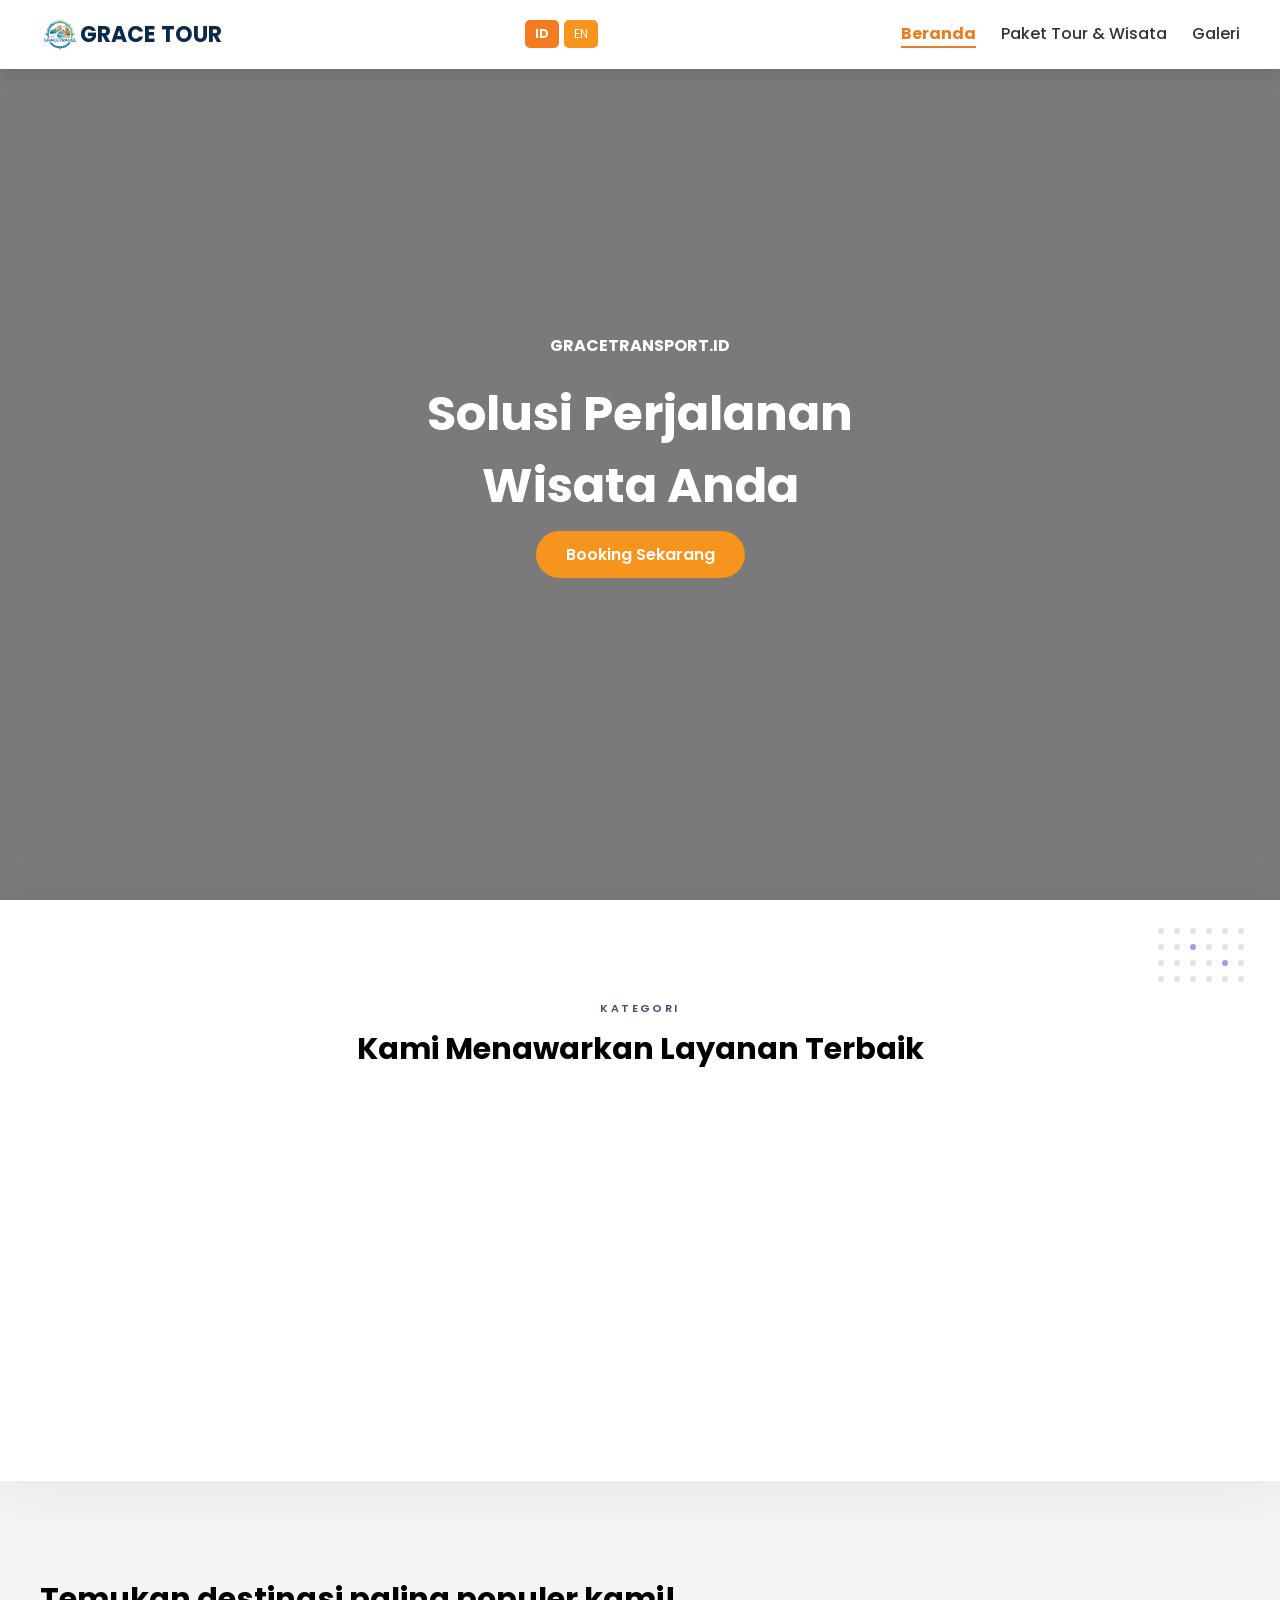
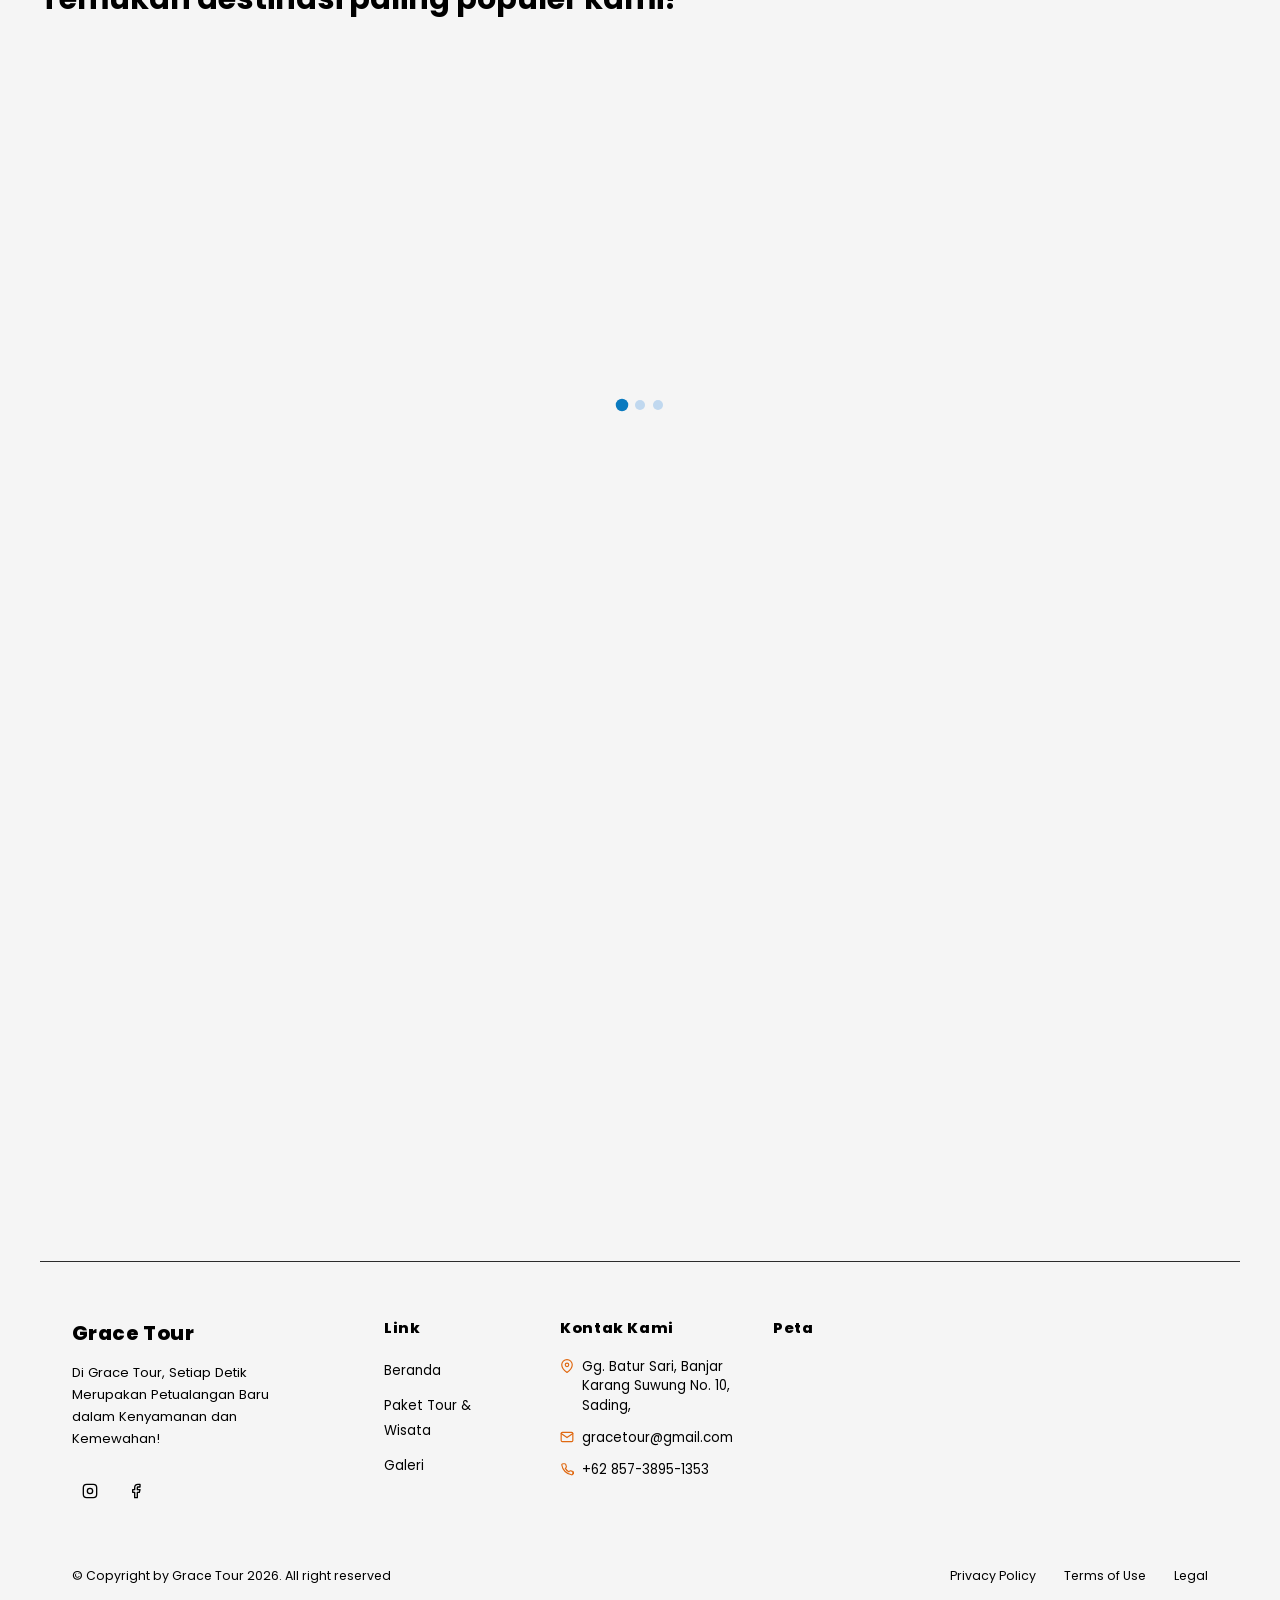
<file: index.html>
<!DOCTYPE html>
<html lang="id">
<head>
<link rel="icon" type="image/png" href="/img/icon_web.png" style="width: 48px; height: 48px;"/>
<meta charset="UTF-8">
<meta name="viewport" content="width=device-width, initial-scale=1.0">
<title>GRACE TOUR</title>
<link href="https://unpkg.com/aos@2.3.1/dist/aos.css" rel="stylesheet">
<link rel="stylesheet" href="style.css">
<link href="https://fonts.googleapis.com/css2?family=Poppins:wght@300;400;600;700&display=swap" rel="stylesheet">
</head>

<body>

<!-- ================= NAVBAR ================= -->
<div class="navbar">
    <div class="logo">
      <img src="img/icon_web.png" alt="">
      GRACE TOUR
    </div>
 
    <div style="display:flex;align-items:center;gap:15px;">
        <div class="language-switch">
            <button onclick="setLanguage('id')" id="lang-btn-id" class="lang-active">ID</button>
            <button onclick="setLanguage('en')" id="lang-btn-en">EN</button>
        </div>
        <div class="menu-toggle" onclick="toggleMenu()">☰</div>
    </div>
 
    <div class="nav-links" id="navLinks">
        <a href="index.html"                id="nav-home">Beranda</a>
        <a href="paket_tour.html"  id="nav-rental">Paket Tour & Wisata</a>
        <a href="Galeri.html"      id="nav-gallery">Galeri</a>
    </div>
</div>
 
<!-- ================= HERO ================= -->
<section class="hero">
    <div class="hero-bg active" style="background-image:url('https://images.unsplash.com/photo-1507525428034-b723cf961d3e')"></div>
    <div class="hero-bg" style="background-image:url('https://images.unsplash.com/photo-1501785888041-af3ef285b470')"></div>
    <div class="hero-bg" style="background-image:url('https://images.unsplash.com/photo-1493558103817-58b2924bce98')"></div>
    <div class="hero-bg" style="background-image:url('https://images.unsplash.com/photo-1470770841072-f978cf4d019e')"></div>
 
    <div class="hero-content">
        <h4>GRACETRANSPORT.ID</h4>
        <h1 id="hero-title">Solusi Perjalanan<br>Wisata Anda</h1>
        <a href="paket_tour.html"
          target="_blank" class="btn" id="hero-button">
          Booking Sekarang
        </a>
    </div>
</section>
 
<!-- ================= SERVICES ================= -->
<section class="section">
  <div class="dot-grid" id="dotGrid"></div>
 
  <div class="section-header">
    <p class="section-label" id="svc-label">Kategori</p>
    <h2 class="section-title" id="svc-title">Kami Menawarkan Layanan Terbaik</h2>
  </div>
 
  <div class="cards" data-aos="fade-up" data-aos-duration="1500">
    <!-- 1 -->
    <div class="card card-weather">
      <div class="icon-wrap">
        <div class="icon-bg"></div>
        <svg viewBox="0 0 48 48" fill="none" xmlns="http://www.w3.org/2000/svg">
          <ellipse cx="20" cy="30" rx="12" ry="7" stroke="#3ba8c4" stroke-width="2.2" fill="none"/>
          <line x1="20" y1="23" x2="20" y2="38" stroke="#3ba8c4" stroke-width="2.2" stroke-linecap="round"/>
          <line x1="14" y1="38" x2="26" y2="38" stroke="#3ba8c4" stroke-width="2.2" stroke-linecap="round"/>
          <path d="M28 18 Q34 12 30 8" stroke="#e8b84b" stroke-width="2" stroke-linecap="round" fill="none"/>
          <path d="M31 21 Q40 14 35 7" stroke="#e8b84b" stroke-width="2" stroke-linecap="round" fill="none"/>
          <circle cx="27" cy="19" r="2.5" fill="#e8b84b"/>
        </svg>
      </div>
      <h3 class="card-title" id="svc-card1-title">Cuaca Terkini</h3>
      <p class="card-desc"   id="svc-card1-desc">Informasi cuaca terkini untuk perjalanan wisata Anda yang aman dan nyaman.</p>
    </div>
 
    <!-- 2 -->
    <div class="card card-flights featured">
      <div class="icon-wrap">
        <div class="icon-bg"></div>
        <svg viewBox="0 0 48 48" fill="none" xmlns="http://www.w3.org/2000/svg">
          <path d="M8 28L20 22L26 8L30 12L22 26L36 22L38 26L22 32L20 40L16 38L18 30L8 28Z" fill="#3ba8c4" opacity=".85"/>
          <circle cx="26" cy="8" r="3" fill="#e8b84b"/>
        </svg>
      </div>
      <h3 class="card-title" id="svc-card2-title">Trip Terbaik</h3>
      <p class="card-desc"   id="svc-card2-desc">Paket perjalanan terbaik yang dirancang khusus untuk kepuasan Anda.</p>
    </div>
 
    <!-- 3 -->
    <div class="card card-events">
      <div class="icon-wrap">
        <div class="icon-bg"></div>
        <svg viewBox="0 0 48 48" fill="none" xmlns="http://www.w3.org/2000/svg">
          <rect x="17" y="8" width="14" height="20" rx="7" fill="#666" opacity=".7"/>
          <path d="M12 26c0 6.627 5.373 12 12 12s12-5.373 12-12" stroke="#555" stroke-width="2.2" stroke-linecap="round" fill="none"/>
          <line x1="24" y1="38" x2="24" y2="44" stroke="#555" stroke-width="2.2" stroke-linecap="round"/>
          <line x1="18" y1="44" x2="30" y2="44" stroke="#555" stroke-width="2.2" stroke-linecap="round"/>
        </svg>
      </div>
      <h3 class="card-title" id="svc-card3-title">Event Lokal</h3>
      <p class="card-desc"   id="svc-card3-desc">Nikmati berbagai event dan budaya lokal yang memukau di setiap destinasi.</p>
    </div>
 
    <!-- 4 -->
    <div class="card card-custom">
      <div class="icon-wrap">
        <div class="icon-bg"></div>
        <svg viewBox="0 0 48 48" fill="none" xmlns="http://www.w3.org/2000/svg">
          <path d="M24 16a8 8 0 100 16 8 8 0 000-16z" stroke="#e8b84b" stroke-width="2.2" fill="none"/>
          <circle cx="24" cy="24" r="3" fill="#e8b84b"/>
          <path d="M24 8v4M24 36v4M8 24h4M36 24h4
                   M12.7 12.7l2.83 2.83M32.47 32.47l2.83 2.83
                   M12.7 35.3l2.83-2.83M32.47 15.53l2.83-2.83"
                stroke="#e8b84b" stroke-width="2.2" stroke-linecap="round"/>
        </svg>
      </div>
      <h3 class="card-title" id="svc-card4-title">Kustomisasi</h3>
      <p class="card-desc"   id="svc-card4-desc">Kami menyediakan layanan wisata yang sepenuhnya disesuaikan kebutuhan Anda.</p>
    </div>
  </div>
</section>
 
<!-- ================= CAROUSEL ================= -->
<section class="carousel-section">
  <h2 class="section-title" id="carousel-title">Temukan destinasi paling populer kami!</h2>
 
  <div class="carousel-wrapper" data-aos="fade-down" data-aos-duration="1500">
    <button class="arrow arrow-left hidden" id="arrowLeft" aria-label="Previous">
      <svg viewBox="0 0 24 24"><polyline points="15 18 9 12 15 6"/></svg>
    </button>
 
    <div class="carousel-track" id="track">
      <div class="dest-card">
        <img src="img/ubud.jpg" alt="Zermatt, Switzerland"/>
        <div class="card-info">
          <div class="country">Ubud</div>
          <!-- <div class="city">Zermatt</div> -->
        </div>
        <a href="https://www.google.com/search?q=ubud&oq=ubud&gs_lcrp=EgZjaHJvbWUyBggAEEUYOTIKCAEQLhixAxiABDIMCAIQIxgnGIAEGIoFMg8IAxAAGEMYsQMYgAQYigUyBwgEEC4YgAQyBggFEEUYPDIGCAYQRRg8MgYIBxBFGDzSAQgxMDgxajBqOagCBrACAfEFufJ9sTazoso&sourceid=chrome&ie=UTF-8" class="btn-view" data-translate="btn-view">Lihat</a>
      </div>
 
      <div class="dest-card">
        <img src="img/Pura Tanah Lot.jpg" alt="Sydney, Australia"/>
        <div class="card-info">
          <div class="country">Pura Tanah Lot</div>
          <!-- <div class="city">Sydney</div> -->
        </div>
        <a href="https://www.google.com/search?q=pura+tanah+lot&oq=pura+tanah+&gs_lcrp=EgZjaHJvbWUqBwgAEAAYgAQyBwgAEAAYgAQyDQgBEC4YrwEYxwEYgAQyEAgCEC4YrwEYxwEYgAQYjgUyBwgDEAAYgAQyBggEEEUYOTIHCAUQABiABDIGCAYQRRg9MgYIBxBFGDzSAQg4OTczajBqOagCALACAA&sourceid=chrome&ie=UTF-8" class="btn-view" data-translate="btn-view">Lihat</a>
      </div>
 
      <div class="dest-card">
        <img src="/img/Majestic Uluwatu Temple.jpg" alt="Cappadocia, Turkiye"/>
        <div class="card-info">
          <div class="country">Pura Luhur Uluwatu</div>
          <!-- <div class="city">Cappadocia</div> -->
        </div>
        <a href="https://www.google.com/search?gs_ssp=eJzj4tTP1TdIyTPNqjBgtFIxqDBKSTEySUtLNjJITrIwtDS0MqhITrK0SDFMSjRPSTIwsTT1EiooLUpUyCnNKC1SKM0pLU8sKQUAwWQVkg&q=pura+luhur+uluwatu&oq=Pura+Luhur+&gs_lcrp=[base64]&sourceid=chrome&ie=UTF-8" class="btn-view" data-translate="btn-view">Lihat</a>
      </div>
 
      <div class="dest-card">
        <img src="img/KUTA.jpg" alt="Cinque Terre, Italy"/>
        <div class="card-info">
          <div class="country">Pantai Kuta</div>
          <!-- <div class="city">Cinque Terre</div> -->
        </div>
        <a href="https://www.google.com/search?gs_ssp=eJzj4tVP1zc0TDYsMCsyNMwzYPTiLkjMK0nMVMguLUkEAHLECJM&q=pantai+kuta&oq=Pantai+Kuta&gs_lcrp=EgZjaHJvbWUqCggAEC4YsQMYgAQyCggAEC4YsQMYgAQyDwgBEEUYORjjAhixAxiABDIHCAIQABiABDIHCAMQLhiABDIHCAQQABiABDIHCAUQABiABDIHCAYQABiABDIGCAcQRRg80gEIMzgwNmowajmoAgCwAgA&sourceid=chrome&ie=UTF-8" class="btn-view" data-translate="btn-view">Lihat</a>
      </div>
 
      <div class="dest-card">
        <img src="img/jimbaran.jpg" alt="Kyoto, Japan"/>
        <div class="card-info">
          <div class="country">Pantai Jimbaran</div>
          <!-- <div class="city">Kyoto</div> -->
        </div>
        <a href="https://www.google.com/search?q=pantai+jimbaran&oq=Pantai+Jimbara&gs_lcrp=EgZjaHJvbWUqCggAEAAY4wIYgAQyCggAEAAY4wIYgAQyBwgBEC4YgAQyBwgCEC4YgAQyBggDEEUYOTIHCAQQABiABDIHCAUQABiABDIHCAYQABiABDIGCAcQRRg80gEIODU3OWowajmoAgawAgHxBX5SwbzN8C_68QV-UsG8zfAv-g&sourceid=chrome&ie=UTF-8" class="btn-view" data-translate="btn-view">Lihat</a>
      </div>
 
      <div class="dest-card">
        <img src="img/bedugul.jpg" alt="Reykjavik, Iceland"/>
        <div class="card-info">
          <div class="country">Danau Beratan & <br>Pura Ulun Danu</div>
          <!-- <div class="city">Reykjavik</div> -->
        </div>
        <a href="https://www.google.com/search?gs_ssp=eJzj4tLP1TcwrapMN8wwYLRSNagwSkkxtLA0S7ZMS0w2sDA1tzKoMLQwMjEzNbNINUlJMkwyNfZSSEnMSyxVSEotSixJzAPxFApKixIVSnNKwbxSABH3Ggc&q=danau+beratan+dan+pura+ulun+danu&oq=Danau+Beratan+dan+&gs_lcrp=EgZjaHJvbWUqDQgBEC4YrwEYxwEYgAQyBggAEEUYOTINCAEQLhivARjHARiABDIICAIQABgWGB4yBwgDEAAY7wUyBwgEEAAY7wUyBggFEEUYPNIBCDgyNjdqMGo5qAIAsAIA&sourceid=chrome&ie=UTF-8" class="btn-view" data-translate="btn-view">Lihat</a>
      </div>
    </div>
 
    <button class="arrow arrow-right" id="arrowRight" aria-label="Next">
      <svg viewBox="0 0 24 24"><polyline points="9 18 15 12 9 6"/></svg>
    </button>
  </div>
  <div class="dots" id="dots"></div>
</section>
 
<!-- ================= NEWSLETTER ================= -->
<section class="newsletter-section" data-aos="flip-up" data-aos-duration="1500">
  <div class="newsletter-bg"></div>
  <div class="newsletter-frame"></div>
  <div class="corner-dot tl"></div>
  <div class="corner-dot tr"></div>
  <div class="corner-dot bl"></div>
  <div class="corner-dot br"></div>
 
  <div class="newsletter-content">
    <h2 class="newsletter-title" id="newsletter-title">
      Temukan Perjalanan Wisata Anda <br>dengan Grace Tour & Travel
    </h2>
 
    <div class="newsletter-badges">
      <div class="badge">
        <span class="badge-icon"><svg viewBox="0 0 12 12"><polyline points="2,6 5,9 10,3"/></svg></span>
        <span id="badge1">Penawaran Wisata Terbaik</span>
      </div>
      <div class="badge">
        <span class="badge-icon"><svg viewBox="0 0 12 12"><polyline points="2,6 5,9 10,3"/></svg></span>
        <span id="badge2">Promosi Eksklusif</span>
      </div>
      <div class="badge">
        <span class="badge-icon"><svg viewBox="0 0 12 12"><polyline points="2,6 5,9 10,3"/></svg></span>
        <span id="badge3">Tips Perjalanan Ahli</span>
      </div>
    </div>
 
    <div class="newsletter-form">
      <!-- <input class="newsletter-input" id="emailInput" type="email"
            placeholder="Masukkan Email Anda" autocomplete="email"/> -->
      <a href="paket_tour.html" class="newsletter-btn" id="subscribeBtn">
        <span id="subscribe-btn-text">Booking</span>
        <svg viewBox="0 0 16 16">
          <line x1="2" y1="8" x2="13" y2="8"/>
          <polyline points="9,4 13,8 9,12"/>
        </svg>
      </a>
    </div>
 
    <p class="newsletter-success" id="successMsg">
      ✓ Berhasil berlangganan! Selamat datang di Grace Tour & Travel.
    </p>
  </div>
</section>
 
<!-- ================= FOOTER ================= -->
<footer>
  <div class="footer-main">
 
    <!-- Brand -->
    <div class="brand">
      <h2>Grace Tour</h2>
      <p id="footer-desc">Di Grace Tour, Setiap Detik Merupakan Petualangan Baru dalam Kenyamanan dan Kemewahan!</p>
      <div class="social-icons">
        <a href="#" aria-label="Instagram">
          <svg viewBox="0 0 24 24"><rect x="2" y="2" width="20" height="20" rx="5" ry="5"/><circle cx="12" cy="12" r="4"/><circle cx="17.5" cy="6.5" r="0.01" stroke-width="3"/></svg>
        </a>
        <a href="#" aria-label="Facebook">
          <svg viewBox="0 0 24 24"><path d="M18 2h-3a5 5 0 0 0-5 5v3H7v4h3v8h4v-8h3l1-4h-4V7a1 1 0 0 1 1-1h3z"/></svg>
        </a>
        <!-- <a href="#" aria-label="YouTube">
          <svg viewBox="0 0 24 24"><path d="M22.54 6.42a2.78 2.78 0 0 0-1.95-1.96C18.88 4 12 4 12 4s-6.88 0-8.59.46A2.78 2.78 0 0 0 1.46 6.42 29 29 0 0 0 1 12a29 29 0 0 0 .46 5.58A2.78 2.78 0 0 0 3.41 19.6C5.12 20 12 20 12 20s6.88 0 8.59-.4a2.78 2.78 0 0 0 1.95-1.97A29 29 0 0 0 23 12a29 29 0 0 0-.46-5.58z"/><polygon points="9.75 15.02 15.5 12 9.75 8.98 9.75 15.02"/></svg>
        </a> -->
        <!-- <a href="#" aria-label="TikTok">
          <svg viewBox="0 0 24 24"><path d="M9 12a4 4 0 1 0 4 4V4a5 5 0 0 0 5 5"/></svg>
        </a> -->
      </div>
    </div>
 
    <!-- Link -->
    <div class="footer-col">
      <h4 id="footer-link-title">Link</h4>
      <ul>
        <li><a href="index.html" id="footer-link-1">Beranda</a></li>
        <li><a href="paket_tour.html" id="footer-link-2">Paket Tour & Wisata</a></li>
        <li><a href="Galeri.html" id="footer-link-3">Galeri</a></li>
        <!-- <li><a href="#" id="footer-link-4">Kamar</a></li>
        <li><a href="#" id="footer-link-5">Profil</a></li>
        <li><a href="#" id="footer-link-6">FAQ</a></li> -->
      </ul>
    </div>
 
    <!-- Paket Tour -->
    <!-- <div class="footer-col">
      <h4 id="footer-tour-title">Paket Tour</h4>
      <ul>
        <li><a href="#" id="footer-tour-1">Standar</a></li>
        <li><a href="#" id="footer-tour-2">Eksekutif</a></li>
        <li><a href="#" id="footer-tour-3">Deluxe</a></li>
        <li><a href="#" id="footer-tour-4">Superior</a></li>
        <li><a href="#" id="footer-tour-5">Keluarga</a></li>
        <li><a href="#" id="footer-tour-6">Klasik</a></li>
      </ul>
    </div> -->
 
    <!-- Kontak -->
    <div class="footer-col">
      <h4 id="footer-contact-title">Kontak Kami</h4>
      <div class="contact-item">
        <svg viewBox="0 0 24 24"><path d="M21 10c0 7-9 13-9 13S3 17 3 10a9 9 0 0 1 18 0z"/><circle cx="12" cy="10" r="3"/></svg>
        <span>Gg. Batur Sari, Banjar Karang Suwung No. 10, Sading,</span>
      </div>
      <div class="contact-item">
        <svg viewBox="0 0 24 24"><path d="M4 4h16c1.1 0 2 .9 2 2v12c0 1.1-.9 2-2 2H4c-1.1 0-2-.9-2-2V6c0-1.1.9-2 2-2z"/><polyline points="22,6 12,13 2,6"/></svg>
        <span>gracetour@gmail.com</span>
      </div>
      <div class="contact-item">
        <svg viewBox="0 0 24 24"><path d="M22 16.92v3a2 2 0 0 1-2.18 2A19.79 19.79 0 0 1 3.08 5.18 2 2 0 0 1 5.09 3h3a2 2 0 0 1 2 1.72c.127.96.361 1.903.7 2.81a2 2 0 0 1-.45 2.11L9.09 10.91a16 16 0 0 0 6 6l1.27-1.27a2 2 0 0 1 2.11-.45c.907.339 1.85.573 2.81.7A2 2 0 0 1 23 18v2z" stroke-width="2"/></svg>
        <span>+62 857-3895-1353</span>
      </div>
    </div>
 
    <!-- Map -->
    <div class="footer-col map-col">
      <h4 id="footer-map-title">Peta</h4>
      <div class="map-embed">
        <iframe src="https://www.google.com/maps/embed?pb=!1m18!1m12!1m3!1d3944.9484286063534!2d115.19143777369449!3d-8.60095019144428!2m3!1f0!2f0!3f0!3m2!1i1024!2i768!4f13.1!3m3!1m2!1s0x2dd23ecdf7e0af63%3A0x70208c90c9d3a7f0!2sBanjar%20Karang%20Suwung!5e0!3m2!1sid!2sid!4v1779098185216!5m2!1sid!2sid" width="600" height="450" style="border:0;" allowfullscreen="" loading="lazy" referrerpolicy="no-referrer-when-downgrade"></iframe>
      </div>
    </div>
 
  </div>
 
  <div class="footer-bottom">
    <div class="footer-bottom-inner">
      <span class="copy" id="footer-copy">© Copyright by Grace Tour 2026. All right reserved</span>
      <nav class="legal-links">
        <a href="#" id="footer-privacy">Privacy Policy</a>
        <a href="#" id="footer-terms">Terms of Use</a>
        <a href="#" id="footer-legal">Legal</a>
      </nav>
    </div>
  </div>
</footer>

<script src="script.js"></script>
<script src="https://unpkg.com/aos@next/dist/aos.js"></script>
<script>
  AOS.init();
</script>
</body>
</html>
</file>
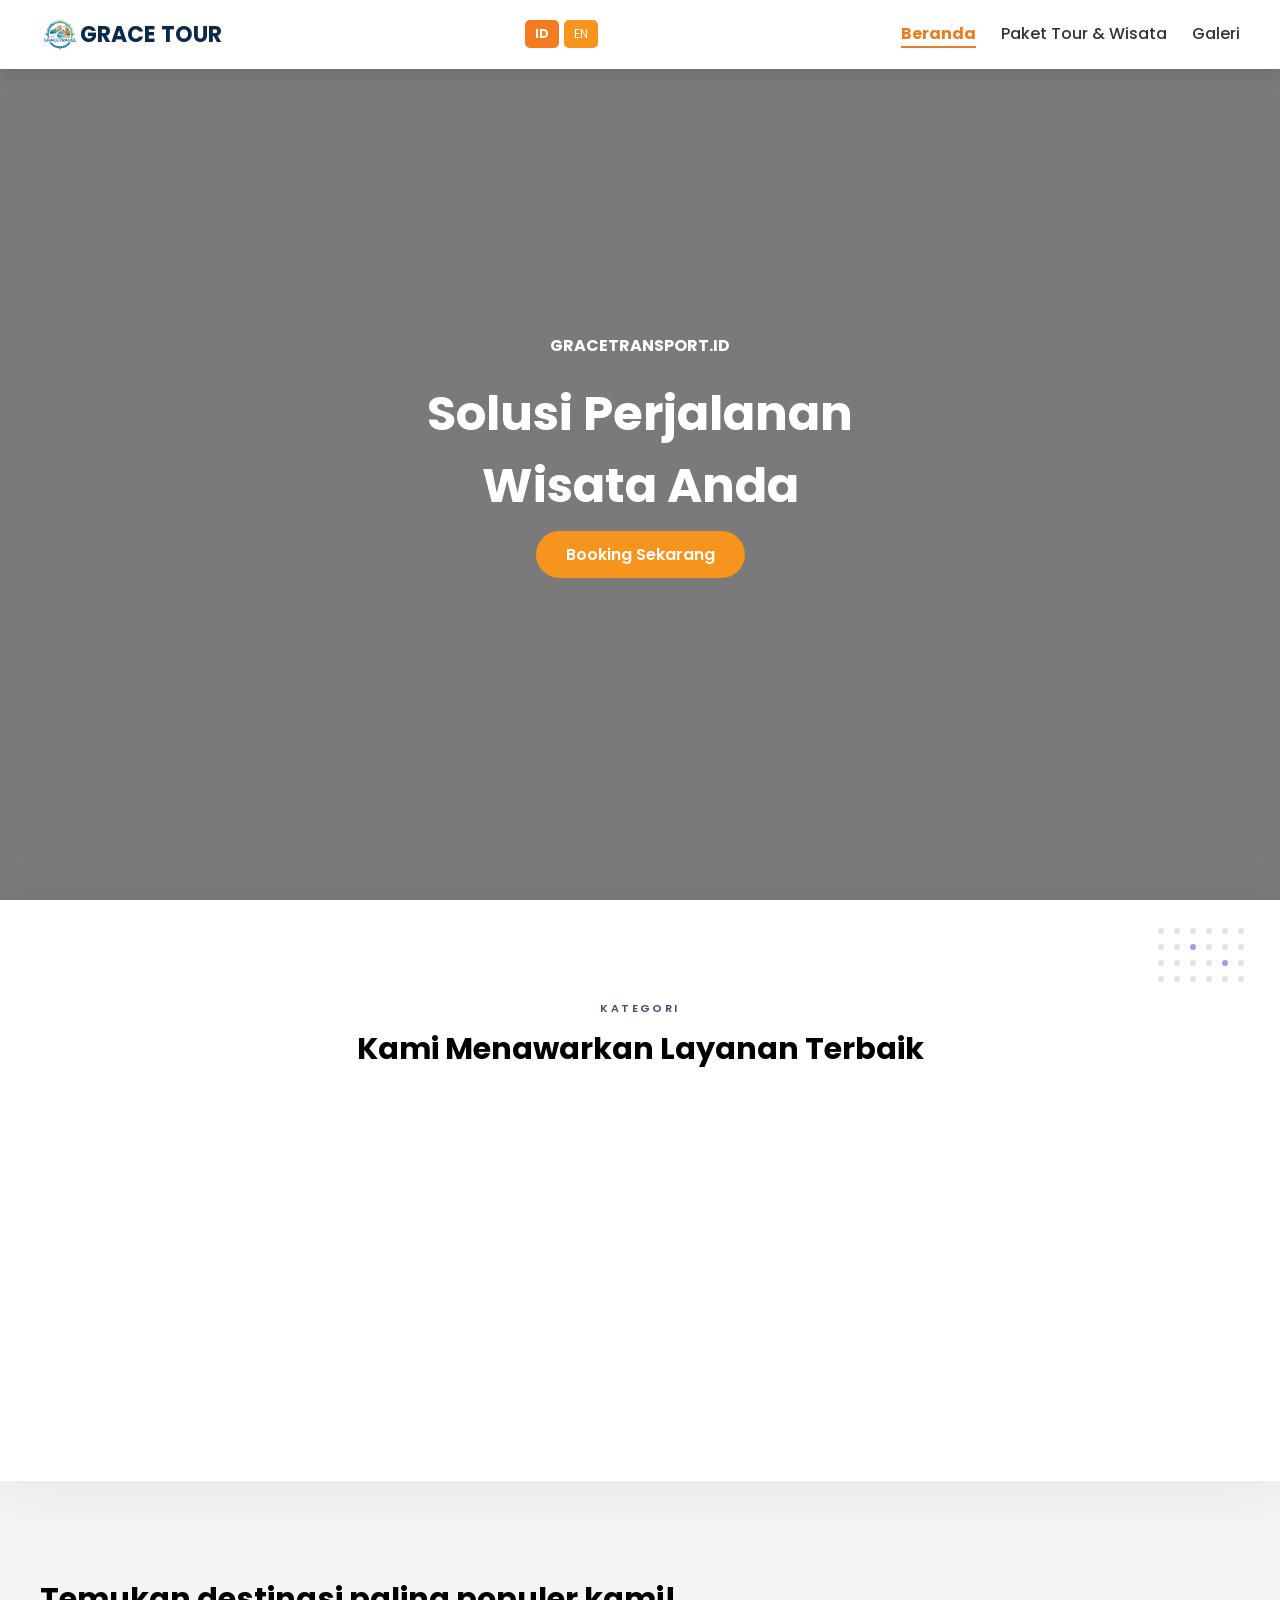
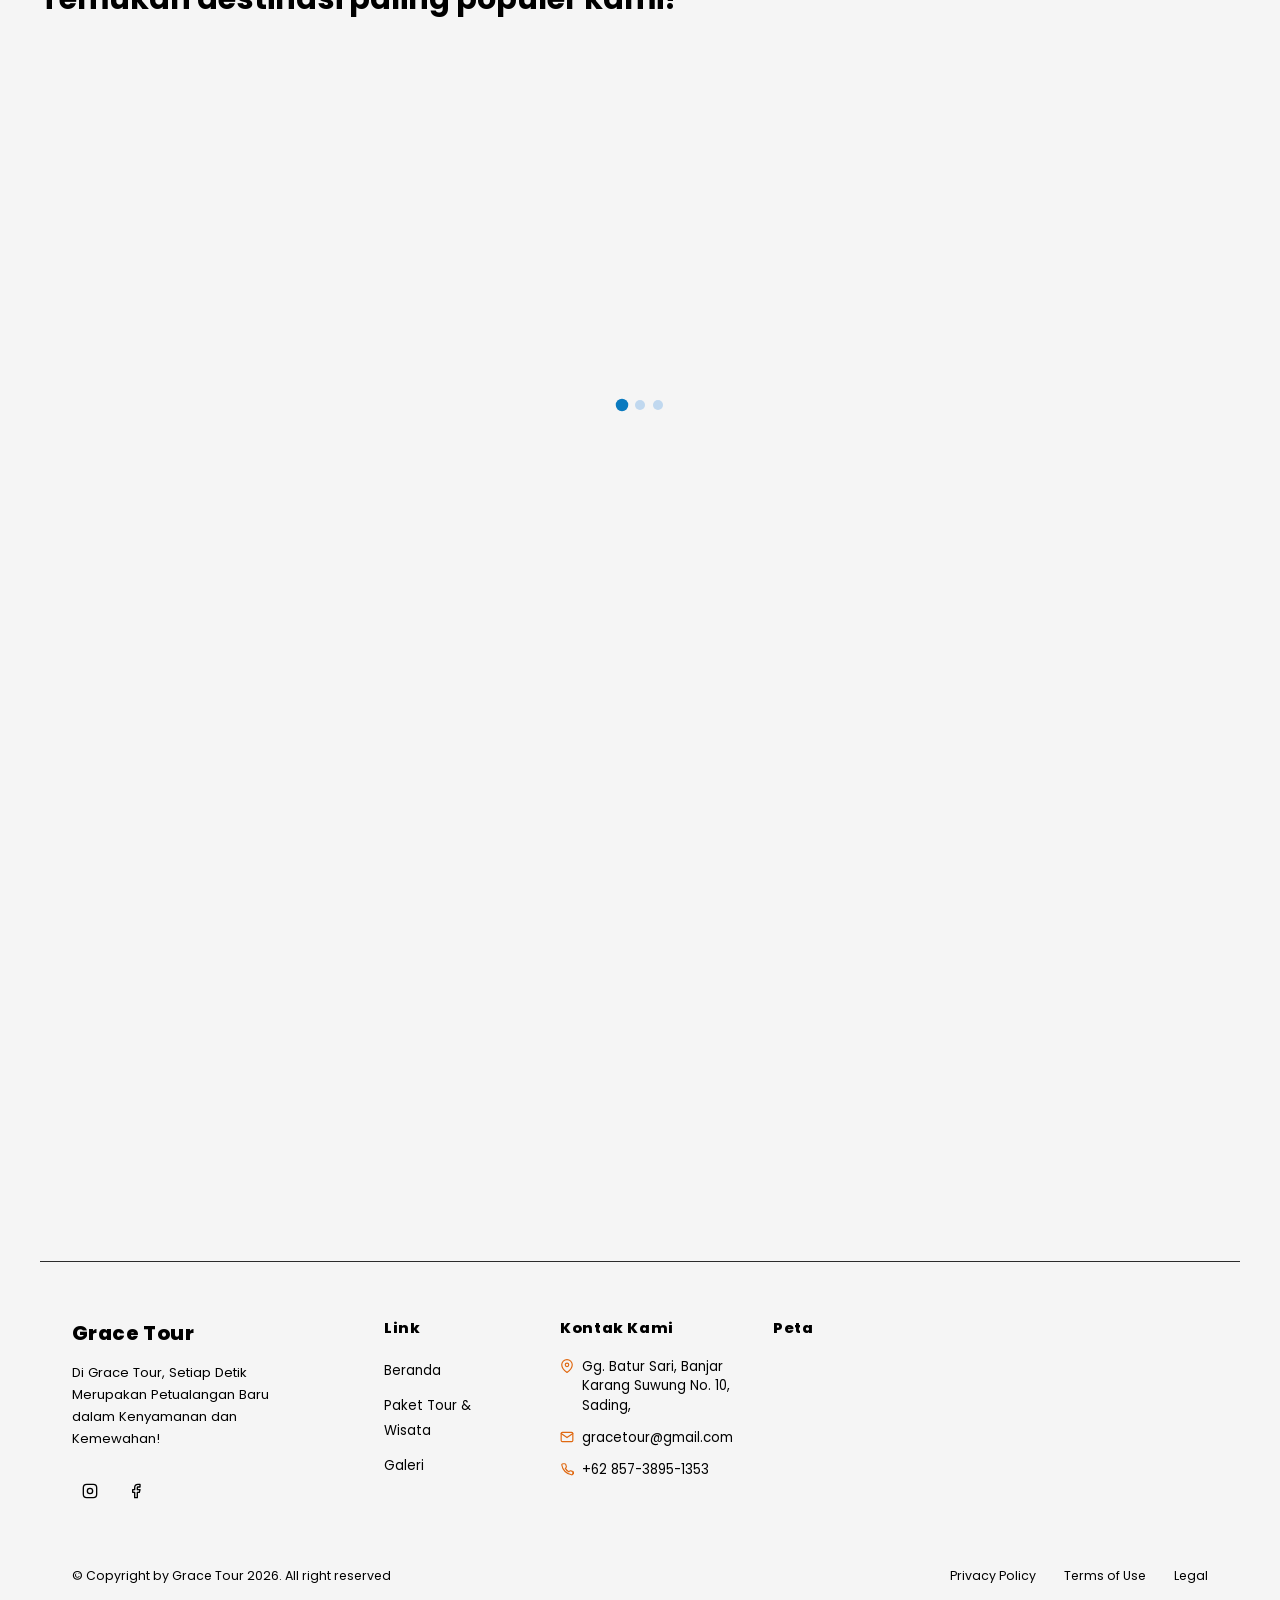
<file: main.html>
<!DOCTYPE html>
<html lang="id">
<head>
<link rel="icon" type="image/png" href="/img/icon_web.png" style="width: 48px; height: 48px;"/>
<meta charset="UTF-8">
<meta name="viewport" content="width=device-width, initial-scale=1.0">
<title>GRACE TOUR</title>
<link href="https://unpkg.com/aos@2.3.1/dist/aos.css" rel="stylesheet">
<link rel="stylesheet" href="style.css">
<link href="https://fonts.googleapis.com/css2?family=Poppins:wght@300;400;600;700&display=swap" rel="stylesheet">
</head>

<body>

<!-- ================= NAVBAR ================= -->
<div class="navbar">
    <div class="logo">
      <img src="img/icon_web.png" alt="">
      GRACE TOUR
    </div>
 
    <div style="display:flex;align-items:center;gap:15px;">
        <div class="language-switch">
            <button onclick="setLanguage('id')" id="lang-btn-id" class="lang-active">ID</button>
            <button onclick="setLanguage('en')" id="lang-btn-en">EN</button>
        </div>
        <div class="menu-toggle" onclick="toggleMenu()">☰</div>
    </div>
 
    <div class="nav-links" id="navLinks">
        <a href="#"                id="nav-home">Beranda</a>
        <a href="paket_tour.html"  id="nav-rental">Paket Tour & Wisata</a>
        <a href="Galeri.html"      id="nav-gallery">Galeri</a>
    </div>
</div>
 
<!-- ================= HERO ================= -->
<section class="hero">
    <div class="hero-bg active" style="background-image:url('https://images.unsplash.com/photo-1507525428034-b723cf961d3e')"></div>
    <div class="hero-bg" style="background-image:url('https://images.unsplash.com/photo-1501785888041-af3ef285b470')"></div>
    <div class="hero-bg" style="background-image:url('https://images.unsplash.com/photo-1493558103817-58b2924bce98')"></div>
    <div class="hero-bg" style="background-image:url('https://images.unsplash.com/photo-1470770841072-f978cf4d019e')"></div>
 
    <div class="hero-content">
        <h4>GRACETRANSPORT.ID</h4>
        <h1 id="hero-title">Solusi Perjalanan<br>Wisata Anda</h1>
        <a href="paket_tour.html"
          target="_blank" class="btn" id="hero-button">
          Booking Sekarang
        </a>
    </div>
</section>
 
<!-- ================= SERVICES ================= -->
<section class="section">
  <div class="dot-grid" id="dotGrid"></div>
 
  <div class="section-header">
    <p class="section-label" id="svc-label">Kategori</p>
    <h2 class="section-title" id="svc-title">Kami Menawarkan Layanan Terbaik</h2>
  </div>
 
  <div class="cards" data-aos="fade-up" data-aos-duration="1500">
    <!-- 1 -->
    <div class="card card-weather">
      <div class="icon-wrap">
        <div class="icon-bg"></div>
        <svg viewBox="0 0 48 48" fill="none" xmlns="http://www.w3.org/2000/svg">
          <ellipse cx="20" cy="30" rx="12" ry="7" stroke="#3ba8c4" stroke-width="2.2" fill="none"/>
          <line x1="20" y1="23" x2="20" y2="38" stroke="#3ba8c4" stroke-width="2.2" stroke-linecap="round"/>
          <line x1="14" y1="38" x2="26" y2="38" stroke="#3ba8c4" stroke-width="2.2" stroke-linecap="round"/>
          <path d="M28 18 Q34 12 30 8" stroke="#e8b84b" stroke-width="2" stroke-linecap="round" fill="none"/>
          <path d="M31 21 Q40 14 35 7" stroke="#e8b84b" stroke-width="2" stroke-linecap="round" fill="none"/>
          <circle cx="27" cy="19" r="2.5" fill="#e8b84b"/>
        </svg>
      </div>
      <h3 class="card-title" id="svc-card1-title">Cuaca Terkini</h3>
      <p class="card-desc"   id="svc-card1-desc">Informasi cuaca terkini untuk perjalanan wisata Anda yang aman dan nyaman.</p>
    </div>
 
    <!-- 2 -->
    <div class="card card-flights featured">
      <div class="icon-wrap">
        <div class="icon-bg"></div>
        <svg viewBox="0 0 48 48" fill="none" xmlns="http://www.w3.org/2000/svg">
          <path d="M8 28L20 22L26 8L30 12L22 26L36 22L38 26L22 32L20 40L16 38L18 30L8 28Z" fill="#3ba8c4" opacity=".85"/>
          <circle cx="26" cy="8" r="3" fill="#e8b84b"/>
        </svg>
      </div>
      <h3 class="card-title" id="svc-card2-title">Trip Terbaik</h3>
      <p class="card-desc"   id="svc-card2-desc">Paket perjalanan terbaik yang dirancang khusus untuk kepuasan Anda.</p>
    </div>
 
    <!-- 3 -->
    <div class="card card-events">
      <div class="icon-wrap">
        <div class="icon-bg"></div>
        <svg viewBox="0 0 48 48" fill="none" xmlns="http://www.w3.org/2000/svg">
          <rect x="17" y="8" width="14" height="20" rx="7" fill="#666" opacity=".7"/>
          <path d="M12 26c0 6.627 5.373 12 12 12s12-5.373 12-12" stroke="#555" stroke-width="2.2" stroke-linecap="round" fill="none"/>
          <line x1="24" y1="38" x2="24" y2="44" stroke="#555" stroke-width="2.2" stroke-linecap="round"/>
          <line x1="18" y1="44" x2="30" y2="44" stroke="#555" stroke-width="2.2" stroke-linecap="round"/>
        </svg>
      </div>
      <h3 class="card-title" id="svc-card3-title">Event Lokal</h3>
      <p class="card-desc"   id="svc-card3-desc">Nikmati berbagai event dan budaya lokal yang memukau di setiap destinasi.</p>
    </div>
 
    <!-- 4 -->
    <div class="card card-custom">
      <div class="icon-wrap">
        <div class="icon-bg"></div>
        <svg viewBox="0 0 48 48" fill="none" xmlns="http://www.w3.org/2000/svg">
          <path d="M24 16a8 8 0 100 16 8 8 0 000-16z" stroke="#e8b84b" stroke-width="2.2" fill="none"/>
          <circle cx="24" cy="24" r="3" fill="#e8b84b"/>
          <path d="M24 8v4M24 36v4M8 24h4M36 24h4
                   M12.7 12.7l2.83 2.83M32.47 32.47l2.83 2.83
                   M12.7 35.3l2.83-2.83M32.47 15.53l2.83-2.83"
                stroke="#e8b84b" stroke-width="2.2" stroke-linecap="round"/>
        </svg>
      </div>
      <h3 class="card-title" id="svc-card4-title">Kustomisasi</h3>
      <p class="card-desc"   id="svc-card4-desc">Kami menyediakan layanan wisata yang sepenuhnya disesuaikan kebutuhan Anda.</p>
    </div>
  </div>
</section>
 
<!-- ================= CAROUSEL ================= -->
<section class="carousel-section">
  <h2 class="section-title" id="carousel-title">Temukan destinasi paling populer kami!</h2>
 
  <div class="carousel-wrapper" data-aos="fade-down" data-aos-duration="1500">
    <button class="arrow arrow-left hidden" id="arrowLeft" aria-label="Previous">
      <svg viewBox="0 0 24 24"><polyline points="15 18 9 12 15 6"/></svg>
    </button>
 
    <div class="carousel-track" id="track">
      <div class="dest-card">
        <img src="img/ubud.jpg" alt="Zermatt, Switzerland"/>
        <div class="card-info">
          <div class="country">Ubud</div>
          <!-- <div class="city">Zermatt</div> -->
        </div>
        <a href="https://www.google.com/search?q=ubud&oq=ubud&gs_lcrp=EgZjaHJvbWUyBggAEEUYOTIKCAEQLhixAxiABDIMCAIQIxgnGIAEGIoFMg8IAxAAGEMYsQMYgAQYigUyBwgEEC4YgAQyBggFEEUYPDIGCAYQRRg8MgYIBxBFGDzSAQgxMDgxajBqOagCBrACAfEFufJ9sTazoso&sourceid=chrome&ie=UTF-8" class="btn-view" data-translate="btn-view">Lihat</a>
      </div>
 
      <div class="dest-card">
        <img src="img/Pura Tanah Lot.jpg" alt="Sydney, Australia"/>
        <div class="card-info">
          <div class="country">Pura Tanah Lot</div>
          <!-- <div class="city">Sydney</div> -->
        </div>
        <a href="https://www.google.com/search?q=pura+tanah+lot&oq=pura+tanah+&gs_lcrp=EgZjaHJvbWUqBwgAEAAYgAQyBwgAEAAYgAQyDQgBEC4YrwEYxwEYgAQyEAgCEC4YrwEYxwEYgAQYjgUyBwgDEAAYgAQyBggEEEUYOTIHCAUQABiABDIGCAYQRRg9MgYIBxBFGDzSAQg4OTczajBqOagCALACAA&sourceid=chrome&ie=UTF-8" class="btn-view" data-translate="btn-view">Lihat</a>
      </div>
 
      <div class="dest-card">
        <img src="/img/Majestic Uluwatu Temple.jpg" alt="Cappadocia, Turkiye"/>
        <div class="card-info">
          <div class="country">Pura Luhur Uluwatu</div>
          <!-- <div class="city">Cappadocia</div> -->
        </div>
        <a href="https://www.google.com/search?gs_ssp=eJzj4tTP1TdIyTPNqjBgtFIxqDBKSTEySUtLNjJITrIwtDS0MqhITrK0SDFMSjRPSTIwsTT1EiooLUpUyCnNKC1SKM0pLU8sKQUAwWQVkg&q=pura+luhur+uluwatu&oq=Pura+Luhur+&gs_lcrp=[base64]&sourceid=chrome&ie=UTF-8" class="btn-view" data-translate="btn-view">Lihat</a>
      </div>
 
      <div class="dest-card">
        <img src="img/KUTA.jpg" alt="Cinque Terre, Italy"/>
        <div class="card-info">
          <div class="country">Pantai Kuta</div>
          <!-- <div class="city">Cinque Terre</div> -->
        </div>
        <a href="https://www.google.com/search?gs_ssp=eJzj4tVP1zc0TDYsMCsyNMwzYPTiLkjMK0nMVMguLUkEAHLECJM&q=pantai+kuta&oq=Pantai+Kuta&gs_lcrp=EgZjaHJvbWUqCggAEC4YsQMYgAQyCggAEC4YsQMYgAQyDwgBEEUYORjjAhixAxiABDIHCAIQABiABDIHCAMQLhiABDIHCAQQABiABDIHCAUQABiABDIHCAYQABiABDIGCAcQRRg80gEIMzgwNmowajmoAgCwAgA&sourceid=chrome&ie=UTF-8" class="btn-view" data-translate="btn-view">Lihat</a>
      </div>
 
      <div class="dest-card">
        <img src="img/jimbaran.jpg" alt="Kyoto, Japan"/>
        <div class="card-info">
          <div class="country">Pantai Jimbaran</div>
          <!-- <div class="city">Kyoto</div> -->
        </div>
        <a href="https://www.google.com/search?q=pantai+jimbaran&oq=Pantai+Jimbara&gs_lcrp=EgZjaHJvbWUqCggAEAAY4wIYgAQyCggAEAAY4wIYgAQyBwgBEC4YgAQyBwgCEC4YgAQyBggDEEUYOTIHCAQQABiABDIHCAUQABiABDIHCAYQABiABDIGCAcQRRg80gEIODU3OWowajmoAgawAgHxBX5SwbzN8C_68QV-UsG8zfAv-g&sourceid=chrome&ie=UTF-8" class="btn-view" data-translate="btn-view">Lihat</a>
      </div>
 
      <div class="dest-card">
        <img src="img/bedugul.jpg" alt="Reykjavik, Iceland"/>
        <div class="card-info">
          <div class="country">Danau Beratan & <br>Pura Ulun Danu</div>
          <!-- <div class="city">Reykjavik</div> -->
        </div>
        <a href="https://www.google.com/search?gs_ssp=eJzj4tLP1TcwrapMN8wwYLRSNagwSkkxtLA0S7ZMS0w2sDA1tzKoMLQwMjEzNbNINUlJMkwyNfZSSEnMSyxVSEotSixJzAPxFApKixIVSnNKwbxSABH3Ggc&q=danau+beratan+dan+pura+ulun+danu&oq=Danau+Beratan+dan+&gs_lcrp=EgZjaHJvbWUqDQgBEC4YrwEYxwEYgAQyBggAEEUYOTINCAEQLhivARjHARiABDIICAIQABgWGB4yBwgDEAAY7wUyBwgEEAAY7wUyBggFEEUYPNIBCDgyNjdqMGo5qAIAsAIA&sourceid=chrome&ie=UTF-8" class="btn-view" data-translate="btn-view">Lihat</a>
      </div>
    </div>
 
    <button class="arrow arrow-right" id="arrowRight" aria-label="Next">
      <svg viewBox="0 0 24 24"><polyline points="9 18 15 12 9 6"/></svg>
    </button>
  </div>
  <div class="dots" id="dots"></div>
</section>
 
<!-- ================= NEWSLETTER ================= -->
<section class="newsletter-section" data-aos="flip-up" data-aos-duration="1500">
  <div class="newsletter-bg"></div>
  <div class="newsletter-frame"></div>
  <div class="corner-dot tl"></div>
  <div class="corner-dot tr"></div>
  <div class="corner-dot bl"></div>
  <div class="corner-dot br"></div>
 
  <div class="newsletter-content">
    <h2 class="newsletter-title" id="newsletter-title">
      Temukan Perjalanan Wisata Anda <br>dengan Grace Tour & Travel
    </h2>
 
    <div class="newsletter-badges">
      <div class="badge">
        <span class="badge-icon"><svg viewBox="0 0 12 12"><polyline points="2,6 5,9 10,3"/></svg></span>
        <span id="badge1">Penawaran Wisata Terbaik</span>
      </div>
      <div class="badge">
        <span class="badge-icon"><svg viewBox="0 0 12 12"><polyline points="2,6 5,9 10,3"/></svg></span>
        <span id="badge2">Promosi Eksklusif</span>
      </div>
      <div class="badge">
        <span class="badge-icon"><svg viewBox="0 0 12 12"><polyline points="2,6 5,9 10,3"/></svg></span>
        <span id="badge3">Tips Perjalanan Ahli</span>
      </div>
    </div>
 
    <div class="newsletter-form">
      <!-- <input class="newsletter-input" id="emailInput" type="email"
            placeholder="Masukkan Email Anda" autocomplete="email"/> -->
      <a href="paket_tour.html" class="newsletter-btn" id="subscribeBtn">
        <span id="subscribe-btn-text">Booking</span>
        <svg viewBox="0 0 16 16">
          <line x1="2" y1="8" x2="13" y2="8"/>
          <polyline points="9,4 13,8 9,12"/>
        </svg>
      </a>
    </div>
 
    <p class="newsletter-success" id="successMsg">
      ✓ Berhasil berlangganan! Selamat datang di Grace Tour & Travel.
    </p>
  </div>
</section>
 
<!-- ================= FOOTER ================= -->
<footer>
  <div class="footer-main">
 
    <!-- Brand -->
    <div class="brand">
      <h2>Grace Tour</h2>
      <p id="footer-desc">Di Grace Tour, Setiap Detik Merupakan Petualangan Baru dalam Kenyamanan dan Kemewahan!</p>
      <div class="social-icons">
        <a href="#" aria-label="Instagram">
          <svg viewBox="0 0 24 24"><rect x="2" y="2" width="20" height="20" rx="5" ry="5"/><circle cx="12" cy="12" r="4"/><circle cx="17.5" cy="6.5" r="0.01" stroke-width="3"/></svg>
        </a>
        <a href="#" aria-label="Facebook">
          <svg viewBox="0 0 24 24"><path d="M18 2h-3a5 5 0 0 0-5 5v3H7v4h3v8h4v-8h3l1-4h-4V7a1 1 0 0 1 1-1h3z"/></svg>
        </a>
        <!-- <a href="#" aria-label="YouTube">
          <svg viewBox="0 0 24 24"><path d="M22.54 6.42a2.78 2.78 0 0 0-1.95-1.96C18.88 4 12 4 12 4s-6.88 0-8.59.46A2.78 2.78 0 0 0 1.46 6.42 29 29 0 0 0 1 12a29 29 0 0 0 .46 5.58A2.78 2.78 0 0 0 3.41 19.6C5.12 20 12 20 12 20s6.88 0 8.59-.4a2.78 2.78 0 0 0 1.95-1.97A29 29 0 0 0 23 12a29 29 0 0 0-.46-5.58z"/><polygon points="9.75 15.02 15.5 12 9.75 8.98 9.75 15.02"/></svg>
        </a> -->
        <!-- <a href="#" aria-label="TikTok">
          <svg viewBox="0 0 24 24"><path d="M9 12a4 4 0 1 0 4 4V4a5 5 0 0 0 5 5"/></svg>
        </a> -->
      </div>
    </div>
 
    <!-- Link -->
    <div class="footer-col">
      <h4 id="footer-link-title">Link</h4>
      <ul>
        <li><a href="main.html" id="footer-link-1">Beranda</a></li>
        <li><a href="paket_tour.html" id="footer-link-2">Paket Tour & Wisata</a></li>
        <li><a href="Galeri.html" id="footer-link-3">Galeri</a></li>
        <!-- <li><a href="#" id="footer-link-4">Kamar</a></li>
        <li><a href="#" id="footer-link-5">Profil</a></li>
        <li><a href="#" id="footer-link-6">FAQ</a></li> -->
      </ul>
    </div>
 
    <!-- Paket Tour -->
    <!-- <div class="footer-col">
      <h4 id="footer-tour-title">Paket Tour</h4>
      <ul>
        <li><a href="#" id="footer-tour-1">Standar</a></li>
        <li><a href="#" id="footer-tour-2">Eksekutif</a></li>
        <li><a href="#" id="footer-tour-3">Deluxe</a></li>
        <li><a href="#" id="footer-tour-4">Superior</a></li>
        <li><a href="#" id="footer-tour-5">Keluarga</a></li>
        <li><a href="#" id="footer-tour-6">Klasik</a></li>
      </ul>
    </div> -->
 
    <!-- Kontak -->
    <div class="footer-col">
      <h4 id="footer-contact-title">Kontak Kami</h4>
      <div class="contact-item">
        <svg viewBox="0 0 24 24"><path d="M21 10c0 7-9 13-9 13S3 17 3 10a9 9 0 0 1 18 0z"/><circle cx="12" cy="10" r="3"/></svg>
        <span>Gg. Batur Sari, Banjar Karang Suwung No. 10, Sading,</span>
      </div>
      <div class="contact-item">
        <svg viewBox="0 0 24 24"><path d="M4 4h16c1.1 0 2 .9 2 2v12c0 1.1-.9 2-2 2H4c-1.1 0-2-.9-2-2V6c0-1.1.9-2 2-2z"/><polyline points="22,6 12,13 2,6"/></svg>
        <span>gracetour@gmail.com</span>
      </div>
      <div class="contact-item">
        <svg viewBox="0 0 24 24"><path d="M22 16.92v3a2 2 0 0 1-2.18 2A19.79 19.79 0 0 1 3.08 5.18 2 2 0 0 1 5.09 3h3a2 2 0 0 1 2 1.72c.127.96.361 1.903.7 2.81a2 2 0 0 1-.45 2.11L9.09 10.91a16 16 0 0 0 6 6l1.27-1.27a2 2 0 0 1 2.11-.45c.907.339 1.85.573 2.81.7A2 2 0 0 1 23 18v2z" stroke-width="2"/></svg>
        <span>+62 857-3895-1353</span>
      </div>
    </div>
 
    <!-- Map -->
    <div class="footer-col map-col">
      <h4 id="footer-map-title">Peta</h4>
      <div class="map-embed">
        <iframe src="https://www.google.com/maps/embed?pb=!1m18!1m12!1m3!1d3944.9484286063534!2d115.19143777369449!3d-8.60095019144428!2m3!1f0!2f0!3f0!3m2!1i1024!2i768!4f13.1!3m3!1m2!1s0x2dd23ecdf7e0af63%3A0x70208c90c9d3a7f0!2sBanjar%20Karang%20Suwung!5e0!3m2!1sid!2sid!4v1779098185216!5m2!1sid!2sid" width="600" height="450" style="border:0;" allowfullscreen="" loading="lazy" referrerpolicy="no-referrer-when-downgrade"></iframe>
      </div>
    </div>
 
  </div>
 
  <div class="footer-bottom">
    <div class="footer-bottom-inner">
      <span class="copy" id="footer-copy">© Copyright by Grace Tour 2026. All right reserved</span>
      <nav class="legal-links">
        <a href="#" id="footer-privacy">Privacy Policy</a>
        <a href="#" id="footer-terms">Terms of Use</a>
        <a href="#" id="footer-legal">Legal</a>
      </nav>
    </div>
  </div>
</footer>

<script src="script.js"></script>
<script src="https://unpkg.com/aos@next/dist/aos.js"></script>
<script>
  AOS.init();
</script>
</body>
</html>
</file>
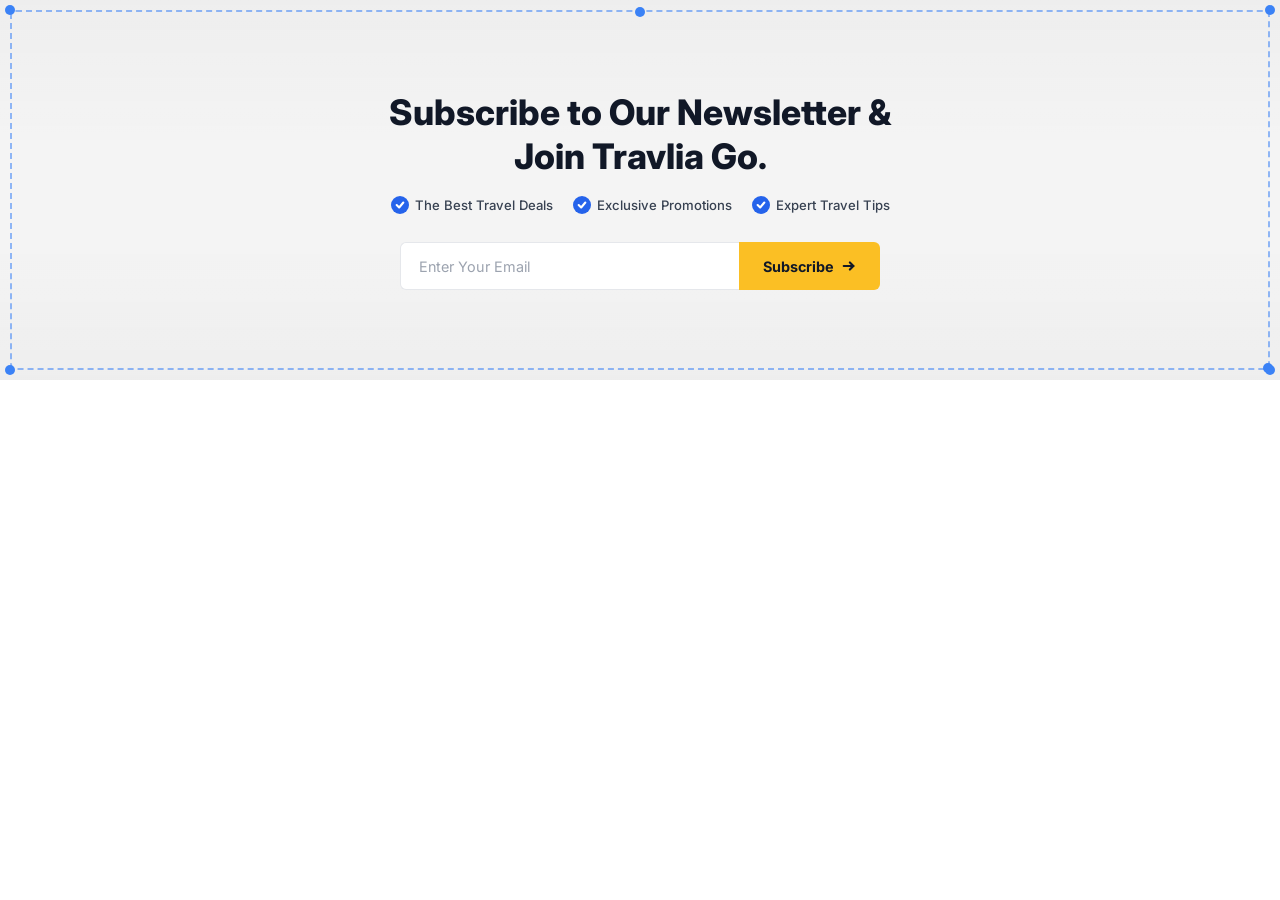
<file: newsletter-section.html>
<!DOCTYPE html>
<html lang="id">
<head>
  <meta charset="UTF-8" />
  <meta name="viewport" content="width=device-width, initial-scale=1.0" />
  <title>Newsletter Section</title>
  <link href="https://fonts.googleapis.com/css2?family=Inter:wght@400;500;700;800&display=swap" rel="stylesheet" />
  <style>
    *, *::before, *::after { box-sizing: border-box; margin: 0; padding: 0; }

    /* ── Newsletter Section ── */
    .newsletter-section {
      position: relative;
      width: 100%;
      min-height: 380px;
      display: flex;
      align-items: center;
      justify-content: center;
      overflow: hidden;
      font-family: 'Inter', sans-serif;
    }

    /* Background image via unsplash (traveler/landscape) */
    .newsletter-bg {
      position: absolute;
      inset: 0;
      background-image: url('https://images.unsplash.com/photo-1476514525535-07fb3b4ae5f1?w=1400&auto=format&fit=crop');
      background-size: cover;
      background-position: center 30%;
      filter: brightness(.92);
    }

    /* White fade overlay top & bottom */
    .newsletter-bg::before {
      content: '';
      position: absolute;
      inset: 0;
      background:
        linear-gradient(to bottom,
          rgba(255,255,255,.82) 0%,
          rgba(255,255,255,.55) 35%,
          rgba(255,255,255,.55) 65%,
          rgba(255,255,255,.82) 100%);
    }

    /* Blue dashed border frame */
    .newsletter-frame {
      position: absolute;
      inset: 10px;
      border: 2px dashed rgba(59, 130, 246, .55);
      border-radius: 6px;
      pointer-events: none;
    }
    /* Corner dots */
    .newsletter-frame::before,
    .newsletter-frame::after {
      content: '';
      position: absolute;
      width: 10px; height: 10px;
      border-radius: 50%;
      background: #3b82f6;
    }
    .newsletter-frame::before { top: -5px; left: 50%; transform: translateX(-50%); }
    .newsletter-frame::after  { bottom: -5px; right: -5px; }
    .corner-dot {
      position: absolute;
      width: 10px; height: 10px;
      border-radius: 50%;
      background: #3b82f6;
    }
    .corner-dot.tl { top: 5px;  left: 5px;  }
    .corner-dot.tr { top: 5px;  right: 5px; }
    .corner-dot.bl { bottom: 5px; left: 5px; }
    .corner-dot.br { bottom: 5px; right: 5px; }

    /* Content */
    .newsletter-content {
      position: relative;
      z-index: 2;
      text-align: center;
      padding: 60px 24px;
      max-width: 700px;
      width: 100%;
    }

    .newsletter-title {
      font-size: clamp(1.6rem, 4vw, 2.2rem);
      font-weight: 800;
      color: #111827;
      line-height: 1.25;
      margin-bottom: 18px;
      animation: fadeDown .6s ease both;
    }

    /* Checkmark badges */
    .newsletter-badges {
      display: flex;
      align-items: center;
      justify-content: center;
      flex-wrap: wrap;
      gap: 20px;
      margin-bottom: 28px;
      animation: fadeDown .6s .1s ease both;
    }
    .badge {
      display: flex;
      align-items: center;
      gap: 6px;
      font-size: .82rem;
      font-weight: 500;
      color: #374151;
    }
    .badge-icon {
      width: 18px; height: 18px;
      border-radius: 50%;
      background: #2563eb;
      display: flex; align-items: center; justify-content: center;
      flex-shrink: 0;
    }
    .badge-icon svg {
      width: 10px; height: 10px;
      stroke: #fff;
      stroke-width: 2.5;
      fill: none;
      stroke-linecap: round;
      stroke-linejoin: round;
    }

    /* Form */
    .newsletter-form {
      display: flex;
      align-items: center;
      justify-content: center;
      gap: 0;
      max-width: 480px;
      margin: 0 auto;
      animation: fadeDown .6s .2s ease both;
    }
    .newsletter-input {
      flex: 1;
      height: 48px;
      padding: 0 18px;
      font-size: .9rem;
      font-family: 'Inter', sans-serif;
      color: #374151;
      background: #ffffff;
      border: 1.5px solid #e5e7eb;
      border-right: none;
      border-radius: 6px 0 0 6px;
      outline: none;
      transition: border-color .25s;
    }
    .newsletter-input::placeholder { color: #9ca3af; }
    .newsletter-input:focus { border-color: #2563eb; }

    .newsletter-btn {
      height: 48px;
      padding: 0 24px;
      font-size: .9rem;
      font-weight: 700;
      font-family: 'Inter', sans-serif;
      color: #111827;
      background: #fbbf24;
      border: none;
      border-radius: 0 6px 6px 0;
      cursor: pointer;
      display: flex;
      align-items: center;
      gap: 8px;
      transition: background .25s, transform .2s;
      white-space: nowrap;
    }
    .newsletter-btn:hover  { background: #f59e0b; transform: scale(1.03); }
    .newsletter-btn:active { transform: scale(.98); }
    .newsletter-btn svg {
      width: 14px; height: 14px;
      stroke: #111827;
      stroke-width: 2.5;
      fill: none;
      stroke-linecap: round;
      stroke-linejoin: round;
    }

    /* Success message */
    .newsletter-success {
      display: none;
      margin-top: 14px;
      font-size: .85rem;
      font-weight: 600;
      color: #16a34a;
      animation: fadeDown .4s ease both;
    }

    /* Animations */
    @keyframes fadeDown {
      from { opacity: 0; transform: translateY(-16px); }
      to   { opacity: 1; transform: translateY(0); }
    }

    /* Responsive */
    @media (max-width: 500px) {
      .newsletter-form { flex-direction: column; }
      .newsletter-input {
        width: 100%;
        border-right: 1.5px solid #e5e7eb;
        border-bottom: none;
        border-radius: 6px 6px 0 0;
      }
      .newsletter-input:focus { border-color: #2563eb; }
      .newsletter-btn {
        width: 100%;
        justify-content: center;
        border-radius: 0 0 6px 6px;
      }
    }
  </style>
</head>
<body>

<section class="newsletter-section">

  <!-- Background -->
  <div class="newsletter-bg"></div>

  <!-- Dashed border frame -->
  <div class="newsletter-frame"></div>
  <div class="corner-dot tl"></div>
  <div class="corner-dot tr"></div>
  <div class="corner-dot bl"></div>
  <div class="corner-dot br"></div>

  <!-- Content -->
  <div class="newsletter-content">

    <h2 class="newsletter-title">
      Subscribe to Our Newsletter &<br>Join Travlia Go.
    </h2>

    <div class="newsletter-badges">
      <div class="badge">
        <span class="badge-icon">
          <svg viewBox="0 0 12 12"><polyline points="2,6 5,9 10,3"/></svg>
        </span>
        The Best Travel Deals
      </div>
      <div class="badge">
        <span class="badge-icon">
          <svg viewBox="0 0 12 12"><polyline points="2,6 5,9 10,3"/></svg>
        </span>
        Exclusive Promotions
      </div>
      <div class="badge">
        <span class="badge-icon">
          <svg viewBox="0 0 12 12"><polyline points="2,6 5,9 10,3"/></svg>
        </span>
        Expert Travel Tips
      </div>
    </div>

    <div class="newsletter-form">
      <input
        class="newsletter-input"
        id="emailInput"
        type="email"
        placeholder="Enter Your Email"
        autocomplete="email"
      />
      <button class="newsletter-btn" id="subscribeBtn">
        Subscribe
        <svg viewBox="0 0 16 16">
          <line x1="2" y1="8" x2="13" y2="8"/>
          <polyline points="9,4 13,8 9,12"/>
        </svg>
      </button>
    </div>

    <p class="newsletter-success" id="successMsg">
      ✓ You're subscribed! Welcome to Travlia Go.
    </p>

  </div>
</section>

<script>
  const btn      = document.getElementById('subscribeBtn');
  const input    = document.getElementById('emailInput');
  const success  = document.getElementById('successMsg');

  btn.addEventListener('click', () => {
    const email = input.value.trim();

    // Basic email validation
    const valid = /^[^\s@]+@[^\s@]+\.[^\s@]+$/.test(email);

    if (!valid) {
      input.style.borderColor = '#ef4444';
      input.focus();
      return;
    }

    input.style.borderColor = '#16a34a';
    btn.textContent = '✓ Subscribed!';
    btn.style.background = '#4ade80';
    btn.disabled = true;
    success.style.display = 'block';

    // Reset after 4 seconds
    setTimeout(() => {
      input.value = '';
      input.style.borderColor = '';
      btn.innerHTML = `Subscribe <svg viewBox="0 0 16 16" style="width:14px;height:14px;stroke:#111827;stroke-width:2.5;fill:none;stroke-linecap:round;stroke-linejoin:round"><line x1="2" y1="8" x2="13" y2="8"/><polyline points="9,4 13,8 9,12"/></svg>`;
      btn.style.background = '';
      btn.disabled = false;
      success.style.display = 'none';
    }, 4000);
  });

  // Reset border on type
  input.addEventListener('input', () => {
    input.style.borderColor = '';
  });

  // Allow Enter key
  input.addEventListener('keydown', e => {
    if (e.key === 'Enter') btn.click();
  });
</script>

</body>
</html>
</file>
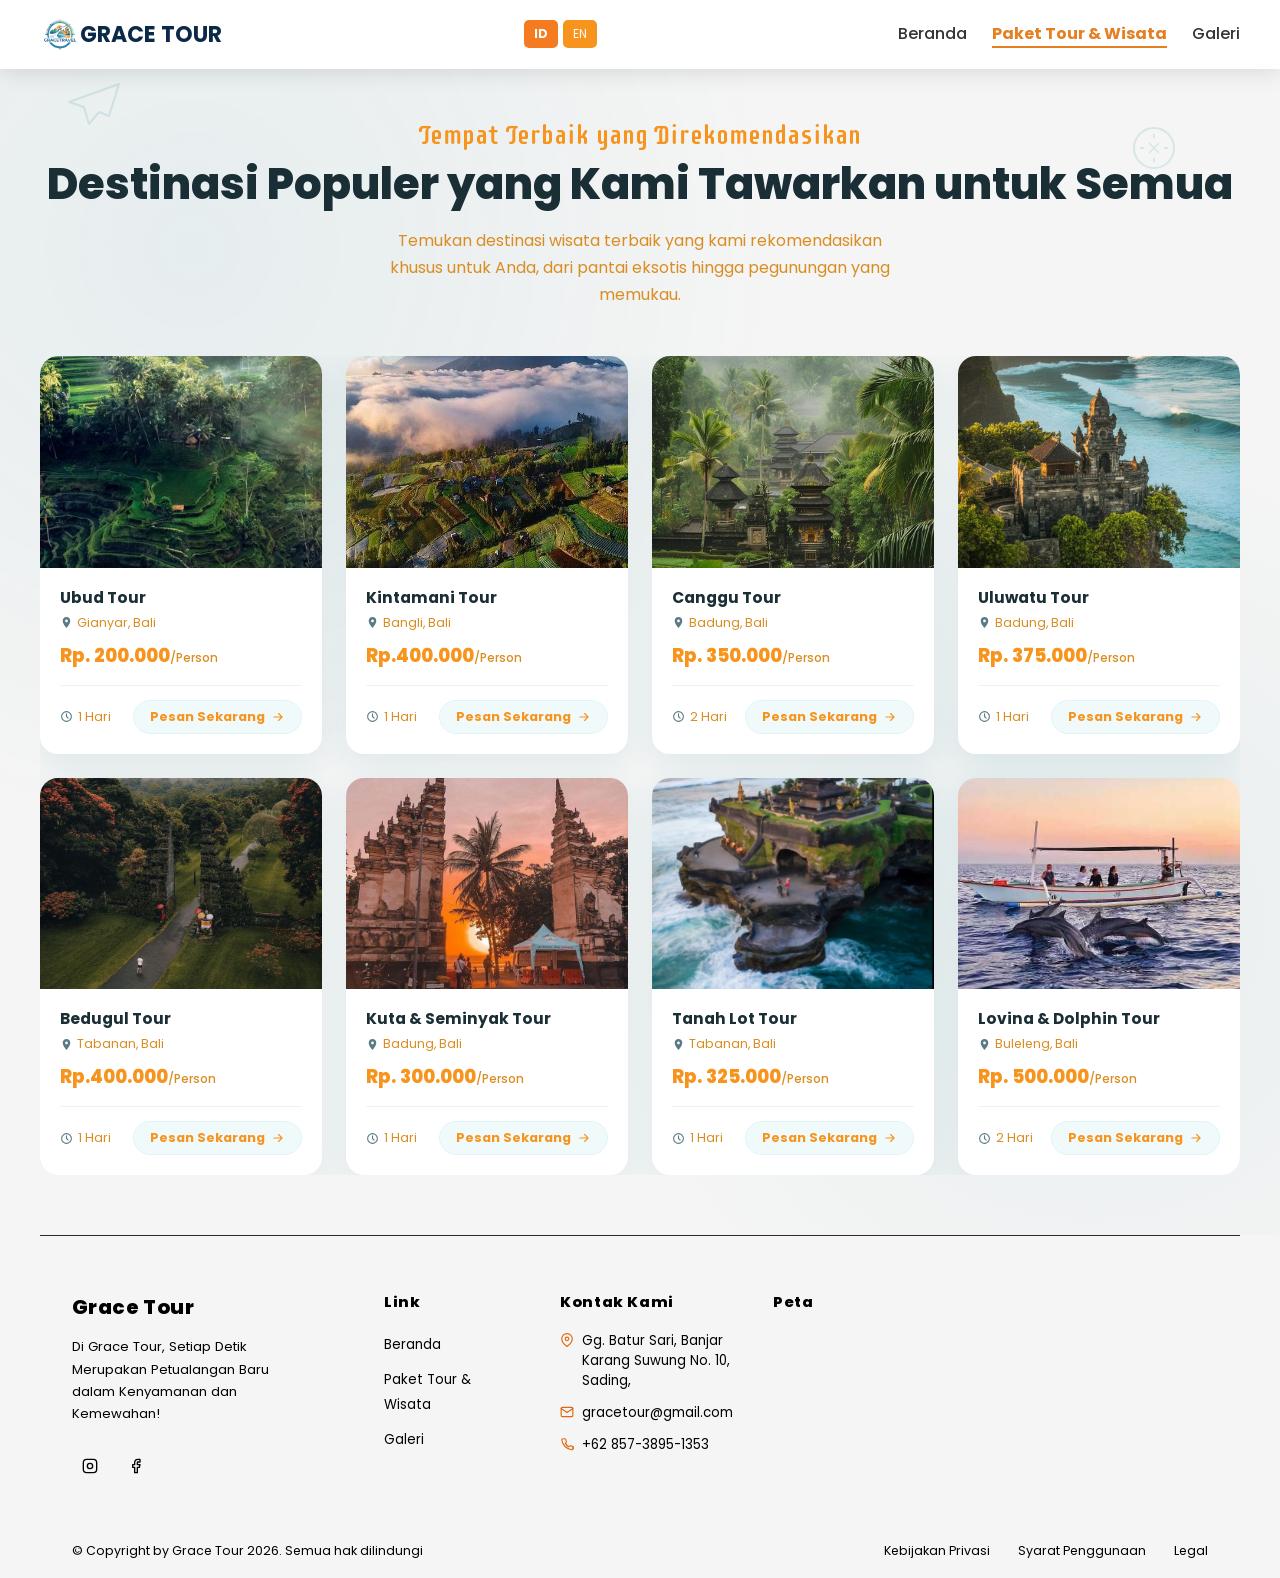
<file: paket_tour.html>
<!DOCTYPE html>
<html lang="id">
<head>
<meta charset="UTF-8">
<meta name="viewport" content="width=device-width, initial-scale=1.0">
<link rel="icon" type="image/png" href="/img/icon_web.png" style="width: 48px; height: 48px;"/>
<title>GRACE TOUR</title>
<link rel="stylesheet" href="paket.css">
<link href="https://fonts.googleapis.com/css2?family=Poppins:wght@300;400;600;700&display=swap" rel="stylesheet">
</head>

<body>

<!-- ================= NAVBAR ================= -->
<div class="navbar">
    <div class="logo">
      <img src="img/icon_web.png" alt="">
      GRACE TOUR
    </div>
    <div style="display:flex;align-items:center;gap:15px;">
        <div class="language-switch">
            <button onclick="setLanguage('id')" id="lang-btn-id" class="lang-active">ID</button>
            <button onclick="setLanguage('en')" id="lang-btn-en">EN</button>
        </div>
        <div class="menu-toggle" onclick="toggleMenu()">☰</div>
    </div>
 
    <div class="nav-links" id="navLinks">
        <a href="index.html"        id="nav-home">Beranda</a>
        <a href="paket_tour.html"  id="nav-rentall">Paket Tour & Wisata</a>
        <a href="Galeri.html"      id="nav-gallery">Galeri</a>
    </div>
</div>
 
<!-- ================= DESTINATION SECTION ================= -->
<section class="destination-section">
 
  <!-- Doodle background icons -->
  <div class="doodle-bg">
    <svg width="60" height="60" style="top:6%;left:5%" viewBox="0 0 60 60" fill="none"><path d="M55 10L5 28l15 5 5 17 10-12 10 4 10-32z" stroke="#1a7f8e" stroke-width="2" stroke-linejoin="round" fill="none"/></svg>
    <svg width="48" height="48" style="top:10%;right:8%" viewBox="0 0 48 48" fill="none"><circle cx="24" cy="24" r="20" stroke="#1a7f8e" stroke-width="2"/><path d="M24 10v4M24 34v4M10 24h4M34 24h4" stroke="#1a7f8e" stroke-width="2"/><path d="M19 19l5 5-5 5M29 19l-5 5 5 5" stroke="#1a7f8e" stroke-width="1.5"/></svg>
    <svg width="52" height="52" style="bottom:20%;left:3%" viewBox="0 0 52 52" fill="none"><ellipse cx="26" cy="22" rx="14" ry="16" stroke="#1a7f8e" stroke-width="2"/><path d="M20 38h12v6H20z" stroke="#1a7f8e" stroke-width="2"/><path d="M26 6v32M12 22h28" stroke="#1a7f8e" stroke-width="1.5"/></svg>
    <svg width="54" height="54" style="bottom:18%;right:5%" viewBox="0 0 54 54" fill="none"><rect x="6" y="16" width="42" height="30" rx="5" stroke="#1a7f8e" stroke-width="2"/><circle cx="27" cy="31" r="8" stroke="#1a7f8e" stroke-width="2"/><path d="M18 16l3-6h12l3 6" stroke="#1a7f8e" stroke-width="2"/></svg>
    <svg width="46" height="46" style="top:55%;left:88%" viewBox="0 0 46 46" fill="none"><rect x="10" y="14" width="26" height="24" rx="4" stroke="#1a7f8e" stroke-width="2"/><path d="M17 14v-4h12v4M10 26h26" stroke="#1a7f8e" stroke-width="2"/></svg>
    <svg width="40" height="40" style="top:30%;left:92%" viewBox="0 0 40 40" fill="none"><path d="M20 4C13.4 4 8 9.4 8 16c0 9 12 20 12 20s12-11 12-20c0-6.6-5.4-12-12-12z" stroke="#1a7f8e" stroke-width="2"/><circle cx="20" cy="16" r="4" stroke="#1a7f8e" stroke-width="2"/></svg>
  </div>
 
  <!-- Header -->
  <div class="section-header">
    <span class="script-label" id="dest-label">Tempat Terbaik yang Direkomendasikan</span>
    <h2 id="dest-title">Destinasi Populer yang Kami Tawarkan untuk Semua</h2>
    <p id="dest-desc">Temukan destinasi wisata terbaik yang kami rekomendasikan khusus untuk Anda, dari pantai eksotis hingga pegunungan yang memukau.</p>
  </div>
 
  <!-- Carousel -->
  <div class="carousel-wrapper">
    <div class="carousel-track-outer">
      <div class="carousel-track" id="carouselTrack">
 
        <!-- Card 1 : Ubud -->
        <div class="dest-card">
          <div class="card-img-wrap">
            <img class="card-img" src="img/ubud.jpg" alt="Ghorepani Poon Hill Trek"/>
          </div>
          <div class="card-body">
            <div class="card-title">Ubud Tour</div>
            <div class="card-location">
              <svg width="13" height="13" viewBox="0 0 24 24" fill="none"><path d="M12 2C8.13 2 5 5.13 5 9c0 5.25 7 13 7 13s7-7.75 7-13c0-3.87-3.13-7-7-7zm0 9.5c-1.38 0-2.5-1.12-2.5-2.5s1.12-2.5 2.5-2.5 2.5 1.12 2.5 2.5-1.12 2.5-2.5 2.5z" fill="#5a7a85"/></svg>
              Gianyar, Bali
            </div>
            <div class="card-price">Rp. 200.000<span>/Person</span></div>
            <div class="card-footer">
              <div class="card-days">
                <svg width="13" height="13" viewBox="0 0 24 24" fill="none"><circle cx="12" cy="12" r="9" stroke="#5a7a85" stroke-width="2"/><path d="M12 7v5l3 3" stroke="#5a7a85" stroke-width="2" stroke-linecap="round"/></svg>
                <span data-translate="days" data-value="5">1 Hari</span>
              </div>
              <a href="https://wa.me/6285738951353?text=Halo%20saya%20ingin%20memesan%20paket%20tour%20Ubud%20Tour%20Serta%20Rinciannya%20?" target="_blank">
                <button class="btn-book" data-translate="btn-book">
                  Pesan Sekarang
                  <svg width="14" height="14" viewBox="0 0 24 24" fill="none">
                    <path d="M5 12h14M13 6l6 6-6 6"
                      stroke="currentColor"
                      stroke-width="2"
                      stroke-linecap="round"
                      stroke-linejoin="round"/>
                  </svg>
                </button>
              </a>
            </div>
          </div>
        </div>
 
        <!-- Card 2 : Kintamani -->
        <div class="dest-card">
          <div class="card-img-wrap">
            <img class="card-img" src="img/Kintamani, Bali.jpg" alt="Langtang Valley Trekking"/>
          </div>
          <div class="card-body">
            <div class="card-title">Kintamani Tour</div>
            <div class="card-location">
              <svg width="13" height="13" viewBox="0 0 24 24" fill="none"><path d="M12 2C8.13 2 5 5.13 5 9c0 5.25 7 13 7 13s7-7.75 7-13c0-3.87-3.13-7-7-7zm0 9.5c-1.38 0-2.5-1.12-2.5-2.5s1.12-2.5 2.5-2.5 2.5 1.12 2.5 2.5-1.12 2.5-2.5 2.5z" fill="#5a7a85"/></svg>
              Bangli, Bali
            </div>
            <div class="card-price">Rp.400.000<span>/Person</span></div>
            <div class="card-footer">
              <div class="card-days">
                <svg width="13" height="13" viewBox="0 0 24 24" fill="none"><circle cx="12" cy="12" r="9" stroke="#5a7a85" stroke-width="2"/><path d="M12 7v5l3 3" stroke="#5a7a85" stroke-width="2" stroke-linecap="round"/></svg>
                <span data-translate="days" data-value="6">1 Hari</span>
              </div>
              <a href="https://wa.me/6285738951353?text=Halo%20saya%20ingin%20memesan%20paket%20tour%20Kintamani%20Tour%20Serta%20Rinciannya%20?" target="_blank">
                <button class="btn-book" data-translate="btn-book">
                  Pesan Sekarang
                  <svg width="14" height="14" viewBox="0 0 24 24" fill="none">
                    <path d="M5 12h14M13 6l6 6-6 6"
                      stroke="currentColor"
                      stroke-width="2"
                      stroke-linecap="round"
                      stroke-linejoin="round"/>
                  </svg>
                </button>
              </a>
            </div>
          </div>
        </div>
 
        <!-- Card 3 : Uluwatu -->
        <div class="dest-card">
          <div class="card-img-wrap">
            <img class="card-img" src="img/Canggu, Bali, Indonesia.jpg" alt="Short Trek around Pokhara"/>
          </div>
          <div class="card-body">
            <div class="card-title">Canggu Tour</div>
            <div class="card-location">
              <svg width="13" height="13" viewBox="0 0 24 24" fill="none"><path d="M12 2C8.13 2 5 5.13 5 9c0 5.25 7 13 7 13s7-7.75 7-13c0-3.87-3.13-7-7-7zm0 9.5c-1.38 0-2.5-1.12-2.5-2.5s1.12-2.5 2.5-2.5 2.5 1.12 2.5 2.5-1.12 2.5-2.5 2.5z" fill="#5a7a85"/></svg>
              Badung, Bali
            </div>
            <div class="card-price">Rp. 350.000<span>/Person</span></div>
            <div class="card-footer">
              <div class="card-days">
                <svg width="13" height="13" viewBox="0 0 24 24" fill="none"><circle cx="12" cy="12" r="9" stroke="#5a7a85" stroke-width="2"/><path d="M12 7v5l3 3" stroke="#5a7a85" stroke-width="2" stroke-linecap="round"/></svg>
                <span data-translate="days" data-value="6">2 Hari</span>
              </div>
              <a href="https://wa.me/6285738951353?text=Halo%20saya%20ingin%20memesan%20paket%20tour%20Canggu%20Tour%20Serta%20Rinciannya%20?" target="_blank">
                <button class="btn-book" data-translate="btn-book">
                  Pesan Sekarang
                  <svg width="14" height="14" viewBox="0 0 24 24" fill="none">
                    <path d="M5 12h14M13 6l6 6-6 6"
                      stroke="currentColor"
                      stroke-width="2"
                      stroke-linecap="round"
                      stroke-linejoin="round"/>
                  </svg>
                </button>
              </a>
            </div>
          </div>
        </div>
 
        <!-- Card 4 : Pantai Kuta -->
        <div class="dest-card">
          <div class="card-img-wrap">
            <img class="card-img" src="img/Majestic Uluwatu Temple.jpg" alt="Island Peak Climbing"/>
          </div>
          <div class="card-body">
            <div class="card-title">Uluwatu Tour</div>
            <div class="card-location">
              <svg width="13" height="13" viewBox="0 0 24 24" fill="none"><path d="M12 2C8.13 2 5 5.13 5 9c0 5.25 7 13 7 13s7-7.75 7-13c0-3.87-3.13-7-7-7zm0 9.5c-1.38 0-2.5-1.12-2.5-2.5s1.12-2.5 2.5-2.5 2.5 1.12 2.5 2.5-1.12 2.5-2.5 2.5z" fill="#5a7a85"/></svg>
              Badung, Bali
            </div>
            <div class="card-price">Rp. 375.000<span>/Person</span></div>
            <div class="card-footer">
              <div class="card-days">
                <svg width="13" height="13" viewBox="0 0 24 24" fill="none"><circle cx="12" cy="12" r="9" stroke="#5a7a85" stroke-width="2"/><path d="M12 7v5l3 3" stroke="#5a7a85" stroke-width="2" stroke-linecap="round"/></svg>
                <span data-translate="days" data-value="3">1 Hari</span>
              </div>
              <a href="https://wa.me/6285738951353?text=Halo%20saya%20ingin%20memesan%20paket%20tour%20Uluwatu%20Tour%20Serta%20Rinciannya%20?" target="_blank">
                <button class="btn-book" data-translate="btn-book">
                  Pesan Sekarang
                  <svg width="14" height="14" viewBox="0 0 24 24" fill="none">
                    <path d="M5 12h14M13 6l6 6-6 6"
                      stroke="currentColor"
                      stroke-width="2"
                      stroke-linecap="round"
                      stroke-linejoin="round"/>
                  </svg>
                </button>
              </a>
            </div>
          </div>
        </div>
 
        <!-- Card 5 -->
        <div class="dest-card">
          <div class="card-img-wrap">
            <img class="card-img" src="img/bedugull.jpg" alt="Bali Temple Tour"/>
          </div>
          <div class="card-body">
            <div class="card-title">Bedugul Tour</div>
            <div class="card-location">
              <svg width="13" height="13" viewBox="0 0 24 24" fill="none"><path d="M12 2C8.13 2 5 5.13 5 9c0 5.25 7 13 7 13s7-7.75 7-13c0-3.87-3.13-7-7-7zm0 9.5c-1.38 0-2.5-1.12-2.5-2.5s1.12-2.5 2.5-2.5 2.5 1.12 2.5 2.5-1.12 2.5-2.5 2.5z" fill="#5a7a85"/></svg>
              Tabanan, Bali
            </div>
            <div class="card-price">Rp.400.000<span>/Person</span></div>
            <div class="card-footer">
              <div class="card-days">
                <svg width="13" height="13" viewBox="0 0 24 24" fill="none"><circle cx="12" cy="12" r="9" stroke="#5a7a85" stroke-width="2"/><path d="M12 7v5l3 3" stroke="#5a7a85" stroke-width="2" stroke-linecap="round"/></svg>
                <span data-translate="days" data-value="4">1 Hari</span>
              </div>
              <a href="https://wa.me/6285738951353?text=Halo%20saya%20ingin%20memesan%20paket%20tour%20Bedugul%20Tour%20Serta%20Rinciannya%20?" target="_blank">
                <button class="btn-book" data-translate="btn-book">
                  Pesan Sekarang
                  <svg width="14" height="14" viewBox="0 0 24 24" fill="none">
                    <path d="M5 12h14M13 6l6 6-6 6"
                      stroke="currentColor"
                      stroke-width="2"
                      stroke-linecap="round"
                      stroke-linejoin="round"/>
                  </svg>
                </button>
              </a>
            </div>
          </div>
        </div>
 
        <!-- Card 6 -->
        <div class="dest-card">
          <div class="card-img-wrap">
            <img class="card-img" src="img/Kuta Bali.jpg" alt="Santorini Escape"/>
          </div>
          <div class="card-body">
            <div class="card-title">Kuta & Seminyak Tour</div>
            <div class="card-location">
              <svg width="13" height="13" viewBox="0 0 24 24" fill="none"><path d="M12 2C8.13 2 5 5.13 5 9c0 5.25 7 13 7 13s7-7.75 7-13c0-3.87-3.13-7-7-7zm0 9.5c-1.38 0-2.5-1.12-2.5-2.5s1.12-2.5 2.5-2.5 2.5 1.12 2.5 2.5-1.12 2.5-2.5 2.5z" fill="#5a7a85"/></svg>
              Badung, Bali
            </div>
            <div class="card-price">Rp. 300.000<span>/Person</span></div>
            <div class="card-footer">
              <div class="card-days">
                <svg width="13" height="13" viewBox="0 0 24 24" fill="none"><circle cx="12" cy="12" r="9" stroke="#5a7a85" stroke-width="2"/><path d="M12 7v5l3 3" stroke="#5a7a85" stroke-width="2" stroke-linecap="round"/></svg>
                <span data-translate="days" data-value="7">1 Hari</span>
              </div>
              <a href="https://wa.me/6285738951353?text=Halo%20saya%20ingin%20memesan%20paket%20tour%20Kuta%20&%20Seminyak%20Tour%20Serta%20Rinciannya%20?" target="_blank">
                <button class="btn-book" data-translate="btn-book">
                  Pesan Sekarang
                  <svg width="14" height="14" viewBox="0 0 24 24" fill="none">
                    <path d="M5 12h14M13 6l6 6-6 6"
                      stroke="currentColor"
                      stroke-width="2"
                      stroke-linecap="round"
                      stroke-linejoin="round"/>
                  </svg>
                </button>
              </a>
            </div>
          </div>
        </div>
 
        <!-- Card 7 -->
        <div class="dest-card">
          <div class="card-img-wrap">
            <img class="card-img" src="img/Pura Tanah Lot.jpg" alt="Maldives Retreat"/>
          </div>
          <div class="card-body">
            <div class="card-title">Tanah Lot Tour</div>
            <div class="card-location">
              <svg width="13" height="13" viewBox="0 0 24 24" fill="none"><path d="M12 2C8.13 2 5 5.13 5 9c0 5.25 7 13 7 13s7-7.75 7-13c0-3.87-3.13-7-7-7zm0 9.5c-1.38 0-2.5-1.12-2.5-2.5s1.12-2.5 2.5-2.5 2.5 1.12 2.5 2.5-1.12 2.5-2.5 2.5z" fill="#5a7a85"/></svg>
              Tabanan, Bali
            </div>
            <div class="card-price">Rp. 325.000<span>/Person</span></div>
            <div class="card-footer">
              <div class="card-days">
                <svg width="13" height="13" viewBox="0 0 24 24" fill="none"><circle cx="12" cy="12" r="9" stroke="#5a7a85" stroke-width="2"/><path d="M12 7v5l3 3" stroke="#5a7a85" stroke-width="2" stroke-linecap="round"/></svg>
                <span data-translate="days" data-value="5">1 Hari</span>
              </div>
              <a href="https://wa.me/6285738951353?text=Halo%20saya%20ingin%20memesan%20paket%20tour%20Tanah Lot%20Tour%20Serta%20Rinciannya%20?" target="_blank">
                <button class="btn-book" data-translate="btn-book">
                  Pesan Sekarang
                  <svg width="14" height="14" viewBox="0 0 24 24" fill="none">
                    <path d="M5 12h14M13 6l6 6-6 6"
                      stroke="currentColor"
                      stroke-width="2"
                      stroke-linecap="round"
                      stroke-linejoin="round"/>
                  </svg>
                </button>
              </a>
            </div>
          </div>
        </div>
 
        <!-- Card 8 -->
        <div class="dest-card">
          <div class="card-img-wrap">
            <img class="card-img" src="img/img.jpg" alt="Swiss Alps Adventure"/>
          </div>
          <div class="card-body">
            <div class="card-title">Lovina & Dolphin Tour</div>
            <div class="card-location">
              <svg width="13" height="13" viewBox="0 0 24 24" fill="none"><path d="M12 2C8.13 2 5 5.13 5 9c0 5.25 7 13 7 13s7-7.75 7-13c0-3.87-3.13-7-7-7zm0 9.5c-1.38 0-2.5-1.12-2.5-2.5s1.12-2.5 2.5-2.5 2.5 1.12 2.5 2.5-1.12 2.5-2.5 2.5z" fill="#5a7a85"/></svg>
              Buleleng, Bali
            </div>
            <div class="card-price">Rp. 500.000<span>/Person</span></div>
            <div class="card-footer">
              <div class="card-days">
                <svg width="13" height="13" viewBox="0 0 24 24" fill="none"><circle cx="12" cy="12" r="9" stroke="#5a7a85" stroke-width="2"/><path d="M12 7v5l3 3" stroke="#5a7a85" stroke-width="2" stroke-linecap="round"/></svg>
                <span data-translate="days" data-value="8">2 Hari</span>
              </div>
              <a href="https://wa.me/6285738951353?text=Halo%20saya%20ingin%20memesan%20paket%20tour%20Lovina & Dolphin%20Tour%20Serta%20Rinciannya%20?" target="_blank">
                <button class="btn-book" data-translate="btn-book">
                  Pesan Sekarang
                  <svg width="14" height="14" viewBox="0 0 24 24" fill="none">
                    <path d="M5 12h14M13 6l6 6-6 6"
                      stroke="currentColor"
                      stroke-width="2"
                      stroke-linecap="round"
                      stroke-linejoin="round"/>
                  </svg>
                </button>
              </a>
            </div>
          </div>
        </div>
 
      </div>
    </div>
 
    <!-- Dots -->
    <div class="carousel-dots" id="carouselDots"></div>
 
    <!-- Arrows -->
    <div class="carousel-arrows">
      <button class="arrow-btn" id="prevBtn" aria-label="Previous">
        <svg width="18" height="18" viewBox="0 0 24 24" fill="none"><path d="M15 18l-6-6 6-6" stroke="currentColor" stroke-width="2.2" stroke-linecap="round" stroke-linejoin="round"/></svg>
      </button>
      <button class="arrow-btn" id="nextBtn" aria-label="Next">
        <svg width="18" height="18" viewBox="0 0 24 24" fill="none"><path d="M9 18l6-6-6-6" stroke="currentColor" stroke-width="2.2" stroke-linecap="round" stroke-linejoin="round"/></svg>
      </button>
    </div>
  </div>
 
</section>
 
<!-- ================= FOOTER ================= -->
<footer>
  <div class="footer-main">
 
    <!-- Brand -->
    <div class="brand">
      <h2>Grace Tour</h2>
      <p id="footer-desc">Di Grace Tour, Setiap Detik Merupakan Petualangan Baru dalam Kenyamanan dan Kemewahan!</p>
      <div class="social-icons">
        <a href="#" aria-label="Instagram">
          <svg viewBox="0 0 24 24"><rect x="2" y="2" width="20" height="20" rx="5" ry="5"/><circle cx="12" cy="12" r="4"/><circle cx="17.5" cy="6.5" r="0.01" stroke-width="3"/></svg>
        </a>
        <a href="#" aria-label="Facebook">
          <svg viewBox="0 0 24 24"><path d="M18 2h-3a5 5 0 0 0-5 5v3H7v4h3v8h4v-8h3l1-4h-4V7a1 1 0 0 1 1-1h3z"/></svg>
        </a>
        <!-- <a href="#" aria-label="YouTube">
          <svg viewBox="0 0 24 24"><path d="M22.54 6.42a2.78 2.78 0 0 0-1.95-1.96C18.88 4 12 4 12 4s-6.88 0-8.59.46A2.78 2.78 0 0 0 1.46 6.42 29 29 0 0 0 1 12a29 29 0 0 0 .46 5.58A2.78 2.78 0 0 0 3.41 19.6C5.12 20 12 20 12 20s6.88 0 8.59-.4a2.78 2.78 0 0 0 1.95-1.97A29 29 0 0 0 23 12a29 29 0 0 0-.46-5.58z"/><polygon points="9.75 15.02 15.5 12 9.75 8.98 9.75 15.02"/></svg>
        </a>
        <a href="#" aria-label="TikTok">
          <svg viewBox="0 0 24 24"><path d="M9 12a4 4 0 1 0 4 4V4a5 5 0 0 0 5 5"/></svg>
        </a> -->
      </div>
    </div>
 
    <!-- Link -->
    <div class="footer-col">
      <h4 id="footer-link-title">Link</h4>
      <ul>
        <li><a href="index.html" id="footer-link-1">Beranda</a></li>
        <li><a href="paket_tour.html" id="footer-link-2">Paket Tour & Wisata</a></li>
        <li><a href="Galeri.html" id="footer-link-3">Galeri</a></li>
        <!-- <li><a href="#" id="footer-link-4">Kamar</a></li>
        <li><a href="#" id="footer-link-5">Profil</a></li>
        <li><a href="#" id="footer-link-6">FAQ</a></li> -->
      </ul>
    </div>
 
    <!-- Paket Tour -->
    <!-- <div class="footer-col">
      <h4 id="footer-tour-title">Paket Tour</h4>
      <ul>
        <li><a href="#" id="footer-tour-1">Standar</a></li>
        <li><a href="#" id="footer-tour-2">Eksekutif</a></li>
        <li><a href="#" id="footer-tour-3">Deluxe</a></li>
        <li><a href="#" id="footer-tour-4">Superior</a></li>
        <li><a href="#" id="footer-tour-5">Keluarga</a></li>
        <li><a href="#" id="footer-tour-6">Klasik</a></li>
      </ul>
    </div> -->
 
    <!-- Kontak -->
    <div class="footer-col">
      <h4 id="footer-contact-title">Kontak Kami</h4>
      <div class="contact-item">
        <svg viewBox="0 0 24 24"><path d="M21 10c0 7-9 13-9 13S3 17 3 10a9 9 0 0 1 18 0z"/><circle cx="12" cy="10" r="3"/></svg>
        <span>Gg. Batur Sari, Banjar Karang Suwung No. 10, Sading,</span>
      </div>
      <div class="contact-item">
        <svg viewBox="0 0 24 24"><path d="M4 4h16c1.1 0 2 .9 2 2v12c0 1.1-.9 2-2 2H4c-1.1 0-2-.9-2-2V6c0-1.1.9-2 2-2z"/><polyline points="22,6 12,13 2,6"/></svg>
        <span>gracetour@gmail.com</span>
      </div>
      <div class="contact-item">
        <svg viewBox="0 0 24 24"><path d="M22 16.92v3a2 2 0 0 1-2.18 2A19.79 19.79 0 0 1 3.08 5.18 2 2 0 0 1 5.09 3h3a2 2 0 0 1 2 1.72c.127.96.361 1.903.7 2.81a2 2 0 0 1-.45 2.11L9.09 10.91a16 16 0 0 0 6 6l1.27-1.27a2 2 0 0 1 2.11-.45c.907.339 1.85.573 2.81.7A2 2 0 0 1 23 18v2z" stroke-width="2"/></svg>
        <span>+62 857-3895-1353</span>
      </div>
    </div>
 
    <!-- Map -->
    <div class="footer-col map-col">
      <h4 id="footer-map-title">Peta</h4>
      <div class="map-embed">
        <iframe src="https://www.google.com/maps/embed?pb=!1m18!1m12!1m3!1d3944.9484286063534!2d115.19143777369449!3d-8.60095019144428!2m3!1f0!2f0!3f0!3m2!1i1024!2i768!4f13.1!3m3!1m2!1s0x2dd23ecdf7e0af63%3A0x70208c90c9d3a7f0!2sBanjar%20Karang%20Suwung!5e0!3m2!1sid!2sid!4v1779098185216!5m2!1sid!2sid" width="600" height="450" style="border:0;" allowfullscreen="" loading="lazy" referrerpolicy="no-referrer-when-downgrade"></iframe>
      </div>
    </div>
 
  </div>
 
  <div class="footer-bottom">
    <div class="footer-bottom-inner">
      <span class="copy" id="footer-copy">© Copyright by Grace Tour 2026. Semua hak dilindungi</span>
      <nav class="legal-links">
        <a href="#" id="footer-privacy">Kebijakan Privasi</a>
        <a href="#" id="footer-terms">Syarat Penggunaan</a>
        <a href="#" id="footer-legal">Legal</a>
      </nav>
    </div>
  </div>
</footer>

<script src="script_tour.js"></script>
<script>
      const track = document.getElementById("carouselTrack");
const dotsContainer = document.getElementById("carouselDots");
const prevBtn = document.getElementById("prevBtn");
const nextBtn = document.getElementById("nextBtn");
const cards = track.querySelectorAll(".dest-card");
const totalCards = cards.length;

let currentIndex = 0;
let visibleCount = 1;
let autoplayTimer;
let isSliderMode = false;

// ── Cek apakah mode slider (tablet/HP) ──
function checkSliderMode() {
  return window.innerWidth <= 768;
}

function getVisibleCount() {
  const w = window.innerWidth;
  if (w <= 480) return 1;
  return 2; // tablet
}

function getMaxIndex() {
  return Math.max(0, totalCards - visibleCount);
}

// ── Terapkan lebar kartu (hanya di mode slider) ──
function applyCardWidths() {
  const gap = 16;
  const trackWidth = track.parentElement.offsetWidth;
  const cardW = (trackWidth - gap * (visibleCount - 1)) / visibleCount;

  cards.forEach(card => {
    card.style.width    = cardW + "px";
    card.style.minWidth = cardW + "px";
  });

  return cardW;
}

// ── Reset lebar kartu (mode grid) ──
function resetCardWidths() {
  cards.forEach(card => {
    card.style.width    = "";
    card.style.minWidth = "";
  });
}

// ── Bangun dots ──
function buildDots() {
  dotsContainer.innerHTML = "";
  const total = getMaxIndex() + 1;
  for (let i = 0; i < total; i++) {
    const dot = document.createElement("button");
    dot.classList.add("dot");
    dot.setAttribute("aria-label", `Slide ${i + 1}`);
    if (i === currentIndex) dot.classList.add("active");
    dot.addEventListener("click", () => { goTo(i); resetAutoplay(); });
    dotsContainer.appendChild(dot);
  }
}

function updateDots() {
  dotsContainer.querySelectorAll(".dot").forEach((d, i) => {
    d.classList.toggle("active", i === currentIndex);
  });
}

// ── Gerak slider ──
function goTo(index) {
  if (!isSliderMode) return;

  const max = getMaxIndex();
  currentIndex = Math.max(0, Math.min(index, max));

  const gap = 16;
  const cardW = applyCardWidths();
  track.style.transform = `translateX(-${currentIndex * (cardW + gap)}px)`;

  updateDots();
  prevBtn.disabled = currentIndex === 0;
  nextBtn.disabled = currentIndex >= max;
}

// ── Init ──
function init() {
  isSliderMode = checkSliderMode();

  if (isSliderMode) {
    // Mode slider
    visibleCount = getVisibleCount();
    currentIndex = Math.min(currentIndex, getMaxIndex());
    applyCardWidths();
    buildDots();
    goTo(currentIndex);
    startAutoplay();
  } else {
    // Mode grid — reset semua
    clearInterval(autoplayTimer);
    resetCardWidths();
    track.style.transform = "";
    currentIndex = 0;
    dotsContainer.innerHTML = "";
    prevBtn.disabled = true;
    nextBtn.disabled = true;
  }
}

// ── Tombol panah ──
prevBtn.addEventListener("click", () => { goTo(currentIndex - 1); resetAutoplay(); });
nextBtn.addEventListener("click", () => { goTo(currentIndex + 1); resetAutoplay(); });

// ── Swipe touch ──
let startX = 0;
track.addEventListener("touchstart", e => {
  startX = e.touches[0].clientX;
}, { passive: true });

track.addEventListener("touchend", e => {
  if (!isSliderMode) return;
  const diff = startX - e.changedTouches[0].clientX;
  if (Math.abs(diff) > 50) {
    diff > 0 ? goTo(currentIndex + 1) : goTo(currentIndex - 1);
  }
  resetAutoplay();
});

// ── Autoplay ──
function startAutoplay() {
  clearInterval(autoplayTimer);
  autoplayTimer = setInterval(() => {
    const next = currentIndex >= getMaxIndex() ? 0 : currentIndex + 1;
    goTo(next);
  }, 3500);
}

function resetAutoplay() {
  clearInterval(autoplayTimer);
  if (isSliderMode) startAutoplay();
}

// ── Resize ──
let resizeTimer;
window.addEventListener("resize", () => {
  clearTimeout(resizeTimer);
  resizeTimer = setTimeout(init, 150);
});

init();
    </script>

</body>
</html>
</file>
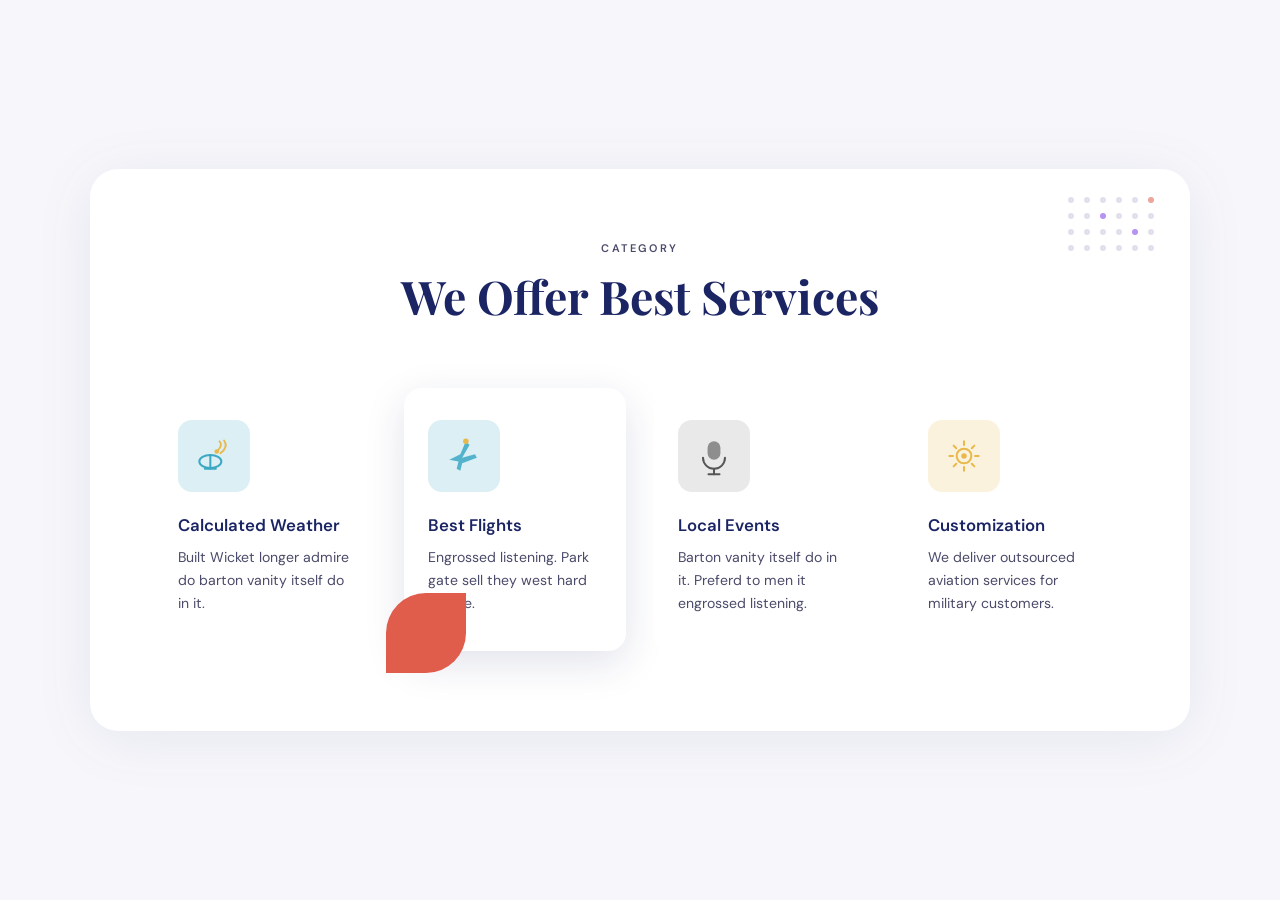
<file: services-section.html>
<!DOCTYPE html>
<html lang="id">
<head>
  <meta charset="UTF-8" />
  <meta name="viewport" content="width=device-width, initial-scale=1.0" />
  <title>We Offer Best Services</title>
  <link href="https://fonts.googleapis.com/css2?family=Playfair+Display:wght@700&family=DM+Sans:wght@400;500;600&display=swap" rel="stylesheet" />
  <style>
    *, *::before, *::after { box-sizing: border-box; margin: 0; padding: 0; }

    :root {
      --navy:   #1b2564;
      --purple: #7c3aed;
      --coral:  #e05c4b;
      --cream:  #fdf9f3;
      --sand:   #f5efe6;
      --teal:   #3ba8c4;
      --gold:   #e8b84b;
      --text:   #4a4a6a;
      --light:  #f7f7fb;
    }

    body {
      font-family: 'DM Sans', sans-serif;
      background: var(--light);
      min-height: 100vh;
      display: flex;
      align-items: center;
      justify-content: center;
      padding: 60px 20px;
    }

    /* ── Section wrapper ── */
    .section {
      position: relative;
      max-width: 1100px;
      width: 100%;
      background: #ffffff;
      border-radius: 28px;
      padding: 72px 64px 80px;
      box-shadow: 0 8px 60px rgba(28, 37, 100, .08);
      overflow: hidden;
    }

    /* ── Dot-grid decoration (top-right) ── */
    .dot-grid {
      position: absolute;
      top: 28px; right: 36px;
      display: grid;
      grid-template-columns: repeat(6, 1fr);
      gap: 10px;
      opacity: .55;
    }
    .dot-grid span {
      display: block;
      width: 6px; height: 6px;
      border-radius: 50%;
      background: #c8c8de;
    }
    .dot-grid span.accent { background: var(--purple); }
    .dot-grid span.accent-red { background: var(--coral); }

    /* ── Header ── */
    .section-header {
      text-align: center;
      margin-bottom: 64px;
    }
    .section-label {
      font-size: 11px;
      font-weight: 600;
      letter-spacing: .22em;
      text-transform: uppercase;
      color: var(--text);
      margin-bottom: 14px;
    }
    .section-title {
      font-family: 'Playfair Display', serif;
      font-size: clamp(2rem, 4vw, 2.9rem);
      color: var(--navy);
      line-height: 1.18;
    }

    /* ── Cards grid ── */
    .cards {
      display: grid;
      grid-template-columns: repeat(4, 1fr);
      gap: 28px;
    }

    /* ── Single card ── */
    .card {
      position: relative;
      background: #ffffff;
      border-radius: 18px;
      padding: 32px 24px 36px;
      transition: transform .35s cubic-bezier(.34,1.56,.64,1),
                  box-shadow .35s ease;
      cursor: default;
    }
    .card:hover {
      transform: translateY(-8px);
      box-shadow: 0 20px 50px rgba(28,37,100,.12);
    }

    /* ── Active / featured card ── */
    .card.featured {
      background: #ffffff;
      box-shadow: 0 12px 40px rgba(28,37,100,.13);
    }
    /* Coral blob bottom-left of featured card */
    .card.featured::after {
      content: '';
      position: absolute;
      bottom: -22px; left: -18px;
      width: 80px; height: 80px;
      background: var(--coral);
      border-radius: 50% 0 50% 0;
      z-index: 0;
    }

    /* ── Icon container ── */
    .icon-wrap {
      position: relative;
      width: 72px; height: 72px;
      margin-bottom: 22px;
    }
    .icon-bg {
      position: absolute;
      inset: 0;
      border-radius: 14px;
      opacity: .18;
    }
    .icon-wrap svg {
      position: relative;
      z-index: 1;
      width: 100%; height: 100%;
      padding: 14px;
    }

    /* icon background colours per card */
    .card-weather .icon-bg  { background: var(--teal); }
    .card-flights .icon-bg  { background: var(--teal); }
    .card-events  .icon-bg  { background: #888; }
    .card-custom  .icon-bg  { background: var(--gold); }

    /* ── Card text ── */
    .card-title {
      font-size: 1.05rem;
      font-weight: 600;
      color: var(--navy);
      margin-bottom: 10px;
    }
    .card-desc {
      font-size: .88rem;
      line-height: 1.65;
      color: var(--text);
    }

    /* ── Entrance animation ── */
    @keyframes fadeUp {
      from { opacity: 0; transform: translateY(30px); }
      to   { opacity: 1; transform: translateY(0); }
    }
    .section-header { animation: fadeUp .7s ease both; }
    .card { animation: fadeUp .7s ease both; }
    .card:nth-child(1) { animation-delay: .1s; }
    .card:nth-child(2) { animation-delay: .2s; }
    .card:nth-child(3) { animation-delay: .3s; }
    .card:nth-child(4) { animation-delay: .4s; }

    /* ── Responsive ── */
    @media (max-width: 900px) {
      .section { padding: 52px 36px 60px; }
      .cards   { grid-template-columns: repeat(2, 1fr); }
    }
    @media (max-width: 540px) {
      .section { padding: 40px 22px 48px; }
      .cards   { grid-template-columns: 1fr; }
    }
  </style>
</head>
<body>

<section class="section">

  <!-- Dot grid decoration -->
  <div class="dot-grid" id="dotGrid"></div>

  <!-- Header -->
  <div class="section-header">
    <p class="section-label">Category</p>
    <h2 class="section-title">We Offer Best Services</h2>
  </div>

  <!-- Cards -->
  <div class="cards">

    <!-- 1. Calculated Weather -->
    <div class="card card-weather">
      <div class="icon-wrap">
        <div class="icon-bg"></div>
        <svg viewBox="0 0 48 48" fill="none" xmlns="http://www.w3.org/2000/svg">
          <!-- Satellite dish -->
          <ellipse cx="20" cy="30" rx="12" ry="7" stroke="#3ba8c4" stroke-width="2.2" fill="none"/>
          <line x1="20" y1="23" x2="20" y2="38" stroke="#3ba8c4" stroke-width="2.2" stroke-linecap="round"/>
          <line x1="14" y1="38" x2="26" y2="38" stroke="#3ba8c4" stroke-width="2.2" stroke-linecap="round"/>
          <path d="M28 18 Q34 12 30 8" stroke="#e8b84b" stroke-width="2" stroke-linecap="round" fill="none"/>
          <path d="M31 21 Q40 14 35 7" stroke="#e8b84b" stroke-width="2" stroke-linecap="round" fill="none"/>
          <circle cx="27" cy="19" r="2.5" fill="#e8b84b"/>
        </svg>
      </div>
      <h3 class="card-title">Calculated Weather</h3>
      <p class="card-desc">Built Wicket longer admire do barton vanity itself do in it.</p>
    </div>

    <!-- 2. Best Flights (featured) -->
    <div class="card card-flights featured">
      <div class="icon-wrap">
        <div class="icon-bg"></div>
        <svg viewBox="0 0 48 48" fill="none" xmlns="http://www.w3.org/2000/svg">
          <!-- Airplane -->
          <path d="M8 28L20 22L26 8L30 12L22 26L36 22L38 26L22 32L20 40L16 38L18 30L8 28Z"
                fill="#3ba8c4" opacity=".85"/>
          <circle cx="26" cy="8" r="3" fill="#e8b84b"/>
        </svg>
      </div>
      <h3 class="card-title">Best Flights</h3>
      <p class="card-desc">Engrossed listening. Park gate sell they west hard for the.</p>
    </div>

    <!-- 3. Local Events -->
    <div class="card card-events">
      <div class="icon-wrap">
        <div class="icon-bg"></div>
        <svg viewBox="0 0 48 48" fill="none" xmlns="http://www.w3.org/2000/svg">
          <!-- Microphone -->
          <rect x="17" y="8" width="14" height="20" rx="7" fill="#666" opacity=".7"/>
          <path d="M12 26c0 6.627 5.373 12 12 12s12-5.373 12-12" stroke="#555" stroke-width="2.2" stroke-linecap="round" fill="none"/>
          <line x1="24" y1="38" x2="24" y2="44" stroke="#555" stroke-width="2.2" stroke-linecap="round"/>
          <line x1="18" y1="44" x2="30" y2="44" stroke="#555" stroke-width="2.2" stroke-linecap="round"/>
        </svg>
      </div>
      <h3 class="card-title">Local Events</h3>
      <p class="card-desc">Barton vanity itself do in it. Preferd to men it engrossed listening.</p>
    </div>

    <!-- 4. Customization -->
    <div class="card card-custom">
      <div class="icon-wrap">
        <div class="icon-bg"></div>
        <svg viewBox="0 0 48 48" fill="none" xmlns="http://www.w3.org/2000/svg">
          <!-- Gear -->
          <path d="M24 16a8 8 0 100 16 8 8 0 000-16z" stroke="#e8b84b" stroke-width="2.2" fill="none"/>
          <circle cx="24" cy="24" r="3" fill="#e8b84b"/>
          <path d="M24 8v4M24 36v4M8 24h4M36 24h4
                   M12.7 12.7l2.83 2.83M32.47 32.47l2.83 2.83
                   M12.7 35.3l2.83-2.83M32.47 15.53l2.83-2.83"
                stroke="#e8b84b" stroke-width="2.2" stroke-linecap="round"/>
        </svg>
      </div>
      <h3 class="card-title">Customization</h3>
      <p class="card-desc">We deliver outsourced aviation services for military customers.</p>
    </div>

  </div>
</section>

<script>
  // ── Build dot grid ──────────────────────────────────────────
  (function () {
    const grid = document.getElementById('dotGrid');
    const rows = 4, cols = 6;
    // accent positions (row, col) zero-indexed
    const accents      = new Set(['1-2', '2-4']);
    const accentsRed   = new Set(['0-5']);

    for (let r = 0; r < rows; r++) {
      for (let c = 0; c < cols; c++) {
        const span = document.createElement('span');
        const key = `${r}-${c}`;
        if (accents.has(key))    span.classList.add('accent');
        if (accentsRed.has(key)) span.classList.add('accent-red');
        grid.appendChild(span);
      }
    }
  })();

  // ── Subtle tilt on hover ────────────────────────────────────
  document.querySelectorAll('.card').forEach(card => {
    card.addEventListener('mousemove', e => {
      const rect = card.getBoundingClientRect();
      const x = (e.clientX - rect.left) / rect.width  - 0.5;
      const y = (e.clientY - rect.top)  / rect.height - 0.5;
      card.style.transform = `translateY(-8px) rotateX(${-y * 6}deg) rotateY(${x * 6}deg)`;
    });
    card.addEventListener('mouseleave', () => {
      card.style.transform = '';
    });
  });
</script>
</body>
</html>
</file>
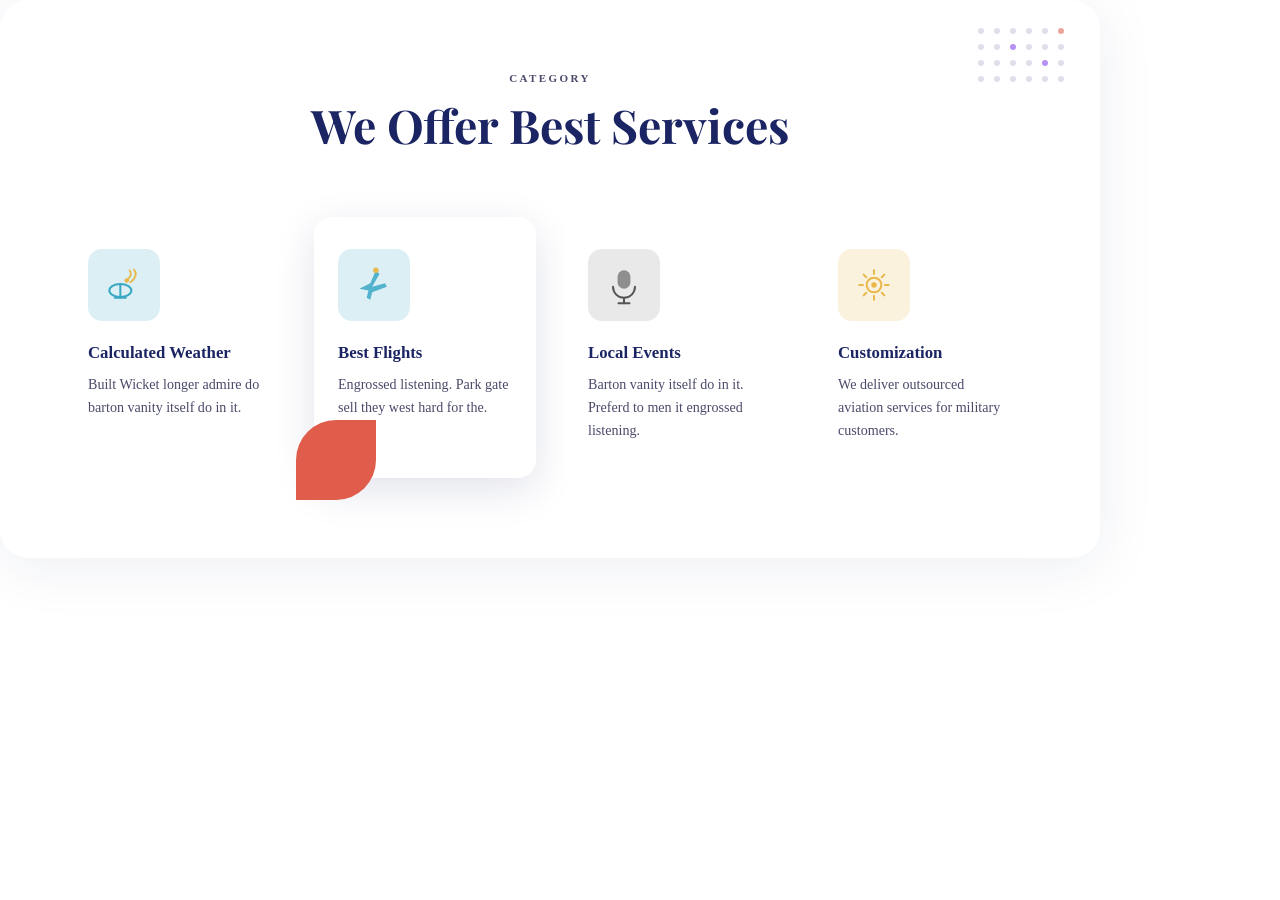
<file: services-sectionn.html>
<!DOCTYPE html>
<html lang="id">
<head>
  <meta charset="UTF-8" />
  <meta name="viewport" content="width=device-width, initial-scale=1.0" />
  <title>We Offer Best Services</title>
  <link href="https://fonts.googleapis.com/css2?family=Playfair+Display:wght@700&family=DM+Sans:wght@400;500;600&display=swap" rel="stylesheet" />
  <style>
    *, *::before, *::after { box-sizing: border-box; margin: 0; padding: 0; }

    :root {
      --navy:   #1b2564;
      --purple: #7c3aed;
      --coral:  #e05c4b;
      --cream:  #fdf9f3;
      --sand:   #f5efe6;
      --teal:   #3ba8c4;
      --gold:   #e8b84b;
      --text:   #4a4a6a;
      --light:  #f7f7fb;
    }

    /* ── Section wrapper ── */
    .section {
      position: relative;
      max-width: 1100px;
      width: 100%;
      background: #ffffff;
      border-radius: 28px;
      padding: 72px 64px 80px;
      box-shadow: 0 8px 60px rgba(28, 37, 100, .08);
      overflow: hidden;
    }

    /* ── Dot-grid decoration (top-right) ── */
    .dot-grid {
      position: absolute;
      top: 28px; right: 36px;
      display: grid;
      grid-template-columns: repeat(6, 1fr);
      gap: 10px;
      opacity: .55;
    }
    .dot-grid span {
      display: block;
      width: 6px; height: 6px;
      border-radius: 50%;
      background: #c8c8de;
    }
    .dot-grid span.accent { background: var(--purple); }
    .dot-grid span.accent-red { background: var(--coral); }

    /* ── Header ── */
    .section-header {
      text-align: center;
      margin-bottom: 64px;
    }
    .section-label {
      font-size: 11px;
      font-weight: 600;
      letter-spacing: .22em;
      text-transform: uppercase;
      color: var(--text);
      margin-bottom: 14px;
    }
    .section-title {
      font-family: 'Playfair Display', serif;
      font-size: clamp(2rem, 4vw, 2.9rem);
      color: var(--navy);
      line-height: 1.18;
    }

    /* ── Cards grid ── */
    .cards {
      display: grid;
      grid-template-columns: repeat(4, 1fr);
      gap: 28px;
    }

    /* ── Single card ── */
    .card {
      position: relative;
      background: #ffffff;
      border-radius: 18px;
      padding: 32px 24px 36px;
      transition: transform .35s cubic-bezier(.34,1.56,.64,1),
                  box-shadow .35s ease;
      cursor: default;
    }
    .card:hover {
      transform: translateY(-8px);
      box-shadow: 0 20px 50px rgba(28,37,100,.12);
    }

    /* ── Active / featured card ── */
    .card.featured {
      background: #ffffff;
      box-shadow: 0 12px 40px rgba(28,37,100,.13);
    }
    /* Coral blob bottom-left of featured card */
    .card.featured::after {
      content: '';
      position: absolute;
      bottom: -22px; left: -18px;
      width: 80px; height: 80px;
      background: var(--coral);
      border-radius: 50% 0 50% 0;
      z-index: 0;
    }

    /* ── Icon container ── */
    .icon-wrap {
      position: relative;
      width: 72px; height: 72px;
      margin-bottom: 22px;
    }
    .icon-bg {
      position: absolute;
      inset: 0;
      border-radius: 14px;
      opacity: .18;
    }
    .icon-wrap svg {
      position: relative;
      z-index: 1;
      width: 100%; height: 100%;
      padding: 14px;
    }

    /* icon background colours per card */
    .card-weather .icon-bg  { background: var(--teal); }
    .card-flights .icon-bg  { background: var(--teal); }
    .card-events  .icon-bg  { background: #888; }
    .card-custom  .icon-bg  { background: var(--gold); }

    /* ── Card text ── */
    .card-title {
      font-size: 1.05rem;
      font-weight: 600;
      color: var(--navy);
      margin-bottom: 10px;
    }
    .card-desc {
      font-size: .88rem;
      line-height: 1.65;
      color: var(--text);
    }

    /* ── Entrance animation ── */
    @keyframes fadeUp {
      from { opacity: 0; transform: translateY(30px); }
      to   { opacity: 1; transform: translateY(0); }
    }
    .section-header { animation: fadeUp .7s ease both; }
    .card { animation: fadeUp .7s ease both; }
    .card:nth-child(1) { animation-delay: .1s; }
    .card:nth-child(2) { animation-delay: .2s; }
    .card:nth-child(3) { animation-delay: .3s; }
    .card:nth-child(4) { animation-delay: .4s; }

    /* ── Responsive ── */
    @media (max-width: 900px) {
      .section { padding: 52px 36px 60px; }
      .cards   { grid-template-columns: repeat(2, 1fr); }
    }
    @media (max-width: 540px) {
      .section { padding: 40px 22px 48px; }
      .cards   { grid-template-columns: 1fr; }
    }
  </style>
</head>
<body>

<section class="section">

  <!-- Dot grid decoration -->
  <div class="dot-grid" id="dotGrid"></div>

  <!-- Header -->
  <div class="section-header">
    <p class="section-label">Category</p>
    <h2 class="section-title">We Offer Best Services</h2>
  </div>

  <!-- Cards -->
  <div class="cards">

    <!-- 1. Calculated Weather -->
    <div class="card card-weather">
      <div class="icon-wrap">
        <div class="icon-bg"></div>
        <svg viewBox="0 0 48 48" fill="none" xmlns="http://www.w3.org/2000/svg">
          <!-- Satellite dish -->
          <ellipse cx="20" cy="30" rx="12" ry="7" stroke="#3ba8c4" stroke-width="2.2" fill="none"/>
          <line x1="20" y1="23" x2="20" y2="38" stroke="#3ba8c4" stroke-width="2.2" stroke-linecap="round"/>
          <line x1="14" y1="38" x2="26" y2="38" stroke="#3ba8c4" stroke-width="2.2" stroke-linecap="round"/>
          <path d="M28 18 Q34 12 30 8" stroke="#e8b84b" stroke-width="2" stroke-linecap="round" fill="none"/>
          <path d="M31 21 Q40 14 35 7" stroke="#e8b84b" stroke-width="2" stroke-linecap="round" fill="none"/>
          <circle cx="27" cy="19" r="2.5" fill="#e8b84b"/>
        </svg>
      </div>
      <h3 class="card-title">Calculated Weather</h3>
      <p class="card-desc">Built Wicket longer admire do barton vanity itself do in it.</p>
    </div>

    <!-- 2. Best Flights (featured) -->
    <div class="card card-flights featured">
      <div class="icon-wrap">
        <div class="icon-bg"></div>
        <svg viewBox="0 0 48 48" fill="none" xmlns="http://www.w3.org/2000/svg">
          <!-- Airplane -->
          <path d="M8 28L20 22L26 8L30 12L22 26L36 22L38 26L22 32L20 40L16 38L18 30L8 28Z"
                fill="#3ba8c4" opacity=".85"/>
          <circle cx="26" cy="8" r="3" fill="#e8b84b"/>
        </svg>
      </div>
      <h3 class="card-title">Best Flights</h3>
      <p class="card-desc">Engrossed listening. Park gate sell they west hard for the.</p>
    </div>

    <!-- 3. Local Events -->
    <div class="card card-events">
      <div class="icon-wrap">
        <div class="icon-bg"></div>
        <svg viewBox="0 0 48 48" fill="none" xmlns="http://www.w3.org/2000/svg">
          <!-- Microphone -->
          <rect x="17" y="8" width="14" height="20" rx="7" fill="#666" opacity=".7"/>
          <path d="M12 26c0 6.627 5.373 12 12 12s12-5.373 12-12" stroke="#555" stroke-width="2.2" stroke-linecap="round" fill="none"/>
          <line x1="24" y1="38" x2="24" y2="44" stroke="#555" stroke-width="2.2" stroke-linecap="round"/>
          <line x1="18" y1="44" x2="30" y2="44" stroke="#555" stroke-width="2.2" stroke-linecap="round"/>
        </svg>
      </div>
      <h3 class="card-title">Local Events</h3>
      <p class="card-desc">Barton vanity itself do in it. Preferd to men it engrossed listening.</p>
    </div>

    <!-- 4. Customization -->
    <div class="card card-custom">
      <div class="icon-wrap">
        <div class="icon-bg"></div>
        <svg viewBox="0 0 48 48" fill="none" xmlns="http://www.w3.org/2000/svg">
          <!-- Gear -->
          <path d="M24 16a8 8 0 100 16 8 8 0 000-16z" stroke="#e8b84b" stroke-width="2.2" fill="none"/>
          <circle cx="24" cy="24" r="3" fill="#e8b84b"/>
          <path d="M24 8v4M24 36v4M8 24h4M36 24h4
                   M12.7 12.7l2.83 2.83M32.47 32.47l2.83 2.83
                   M12.7 35.3l2.83-2.83M32.47 15.53l2.83-2.83"
                stroke="#e8b84b" stroke-width="2.2" stroke-linecap="round"/>
        </svg>
      </div>
      <h3 class="card-title">Customization</h3>
      <p class="card-desc">We deliver outsourced aviation services for military customers.</p>
    </div>

  </div>
</section>

<script>
  // ── Build dot grid ──────────────────────────────────────────
  (function () {
    const grid = document.getElementById('dotGrid');
    const rows = 4, cols = 6;
    // accent positions (row, col) zero-indexed
    const accents      = new Set(['1-2', '2-4']);
    const accentsRed   = new Set(['0-5']);

    for (let r = 0; r < rows; r++) {
      for (let c = 0; c < cols; c++) {
        const span = document.createElement('span');
        const key = `${r}-${c}`;
        if (accents.has(key))    span.classList.add('accent');
        if (accentsRed.has(key)) span.classList.add('accent-red');
        grid.appendChild(span);
      }
    }
  })();

  // ── Subtle tilt on hover ────────────────────────────────────
  document.querySelectorAll('.card').forEach(card => {
    card.addEventListener('mousemove', e => {
      const rect = card.getBoundingClientRect();
      const x = (e.clientX - rect.left) / rect.width  - 0.5;
      const y = (e.clientY - rect.top)  / rect.height - 0.5;
      card.style.transform = `translateY(-8px) rotateX(${-y * 6}deg) rotateY(${x * 6}deg)`;
    });
    card.addEventListener('mouseleave', () => {
      card.style.transform = '';
    });
  });
</script>
</body>
</html>
</file>
<file: style.css>
*{
    margin:0;
    padding:0;
    box-sizing:border-box;
    font-family:'Poppins',sans-serif;
}


body{
    background:#f5f5f5;
    overflow-x: hidden;
}

/* ================= NAVBAR ================= */
.navbar{
    position:fixed;
    top:0;
    left:0;
    width:100%;
    background:#fff;
    padding:15px 40px;
    display:flex;
    justify-content:space-between;
    align-items:center;
    box-shadow:0 5px 20px rgba(0,0,0,0.1);
    z-index:1000;
}

.logo{
    display: flex;
    align-items: center;
    font-weight:700;
    font-size:22px;
    color:#0b2a4a;
}

.logo img{
  width: 40px;
  height: auto;
  padding: 4px;
}

.nav-links{
    display:flex;
    gap:25px;
}

.nav-links a{
    text-decoration:none;
    color:#333;
    font-weight:500;
}

.nav-links a:hover{
    color:#f7941d;
}

.nav-links a.active {
    color: #e67e22; /* warna saat aktif — ganti sesuai tema */
    font-weight: bold;
    border-bottom: 2px solid #e67e22;
    display: inline-block;
    /* border-bottom: 2px solid #e67e22; */
}

.menu-toggle{
    display:none;
    font-size:28px;
    cursor:pointer;
}

.language-switch button{
    padding:5px 10px;
    border:none;
    background:#f7941d;
    color:#fff;
    border-radius:5px;
    cursor:pointer;
    font-size:12px;
}

.language-switch{
    display:flex;
    gap:5px;
}

.language-switch .lang-active {
  background: #f47b20;
  color: #fff;
  font-weight: 700;
}



/* ================= HERO ================= */
.hero{
    height:100vh;
    position:relative;
    display:flex;
    align-items:center;
    justify-content:center;
    text-align:center;
    color:#fff;
    overflow:hidden;
}

.hero-bg{
    position:absolute;
    inset:0;
    background-size:cover;
    background-position:center;
    opacity:0;
    transition:opacity 0.3s ease-in-out;
}

.hero-bg.active{
    opacity:3;
}

.hero::after{
    content:'';
    position:absolute;
    inset:0;
    background:rgba(0,0,0,0.5);
    z-index:1;
}

.hero-content{
    position:relative;
    z-index:2;
}

.hero h1{
    font-size:48px;
    margin:20px 0;
}

.btn{
    padding:12px 30px;
    background:#f7941d;
    color:#fff;
    border-radius:30px;
    text-decoration:none;
    font-weight:600;
}


:root {
      --navy:   #1b2564;
      --purple: #7c3aed;
      --coral:  #e05c4b;
      --cream:  #fdf9f3;
      --sand:   #f5efe6;
      --teal:   #3ba8c4;
      --gold:   #e8b84b;
      --text:   #4a4a6a;
      --light:  #f7f7fb;
    }

    .section {
      position: relative;
      max-width: auto;
      width: 100%;
      background: #ffffff;
      /* border-radius: 28px; */
      padding: 100px 64px 80px;
      box-shadow: 0 8px 60px rgba(28, 37, 100, .08);
      overflow: hidden;
    }

    /* ── Dot-grid decoration (top-right) ── */
    .dot-grid {
      position: absolute;
      top: 28px; right: 36px;
      display: grid;
      grid-template-columns: repeat(6, 1fr);
      gap: 10px;
      opacity: .55;
    }
    .dot-grid span {
      display: block;
      width: 6px; height: 6px;
      border-radius: 50%;
      background: #c8c8de;
    }
    .dot-grid span.accent { background: var(--purple); }
    /* .dot-grid span.accent-red { background: var(--coral); } */

    /* ── Header ── */
    .section-header {
      text-align: center;
      margin-bottom: 64px;
    }
    .section-label {
      font-size: 11px;
      font-weight: 600;
      letter-spacing: .22em;
      text-transform: uppercase;
      color: var(--text);
      margin-bottom: 14px;
    }
    .section-title {
      /* font-family: 'Playfair Display', serif; */
      font-size: clamp(2rem, 4vw, 2.9rem);
      color: var(--navy);
      line-height: 1.18;
    }

    /* ── Cards grid ── */
    .cards {
      display: grid;
      grid-template-columns: repeat(4, 1fr);
      gap: 28px;
    }

    /* ── Single card ── */
    .card {
      position: relative;
      background: #ffffff;
      border: 1px solid var(--coral);
      border-radius: 18px;
      padding: 32px 24px 36px;
      transition: transform .35s cubic-bezier(.34,1.56,.64,1),
                  box-shadow .35s ease;
      cursor: default;
    }
    .card:hover {
      transform: translateY(-8px);
      box-shadow: 0 20px 50px rgba(28,37,100,.12);
    }

    /* ── Active / featured card ── */
    /* .card.featured {
      background: #ffffff;
      box-shadow: 0 12px 40px rgba(28,37,100,.13);
    } */
    /* Coral blob bottom-left of featured card */
    /* .card.featured::after {
      content: '';
      position: absolute;
      bottom: -22px; left: -18px;
      width: 80px; height: 80px;
      background: var(--coral);
      border-radius: 50% 0 50% 0;
      z-index: 0;
    } */

    /* ── Icon container ── */
    .icon-wrap {
      position: relative;
      width: 72px; height: 72px;
      margin-bottom: 22px;
    }
    .icon-bg {
      position: absolute;
      inset: 0;
      border-radius: 14px;
      opacity: .18;
    }
    .icon-wrap svg {
      position: relative;
      z-index: 1;
      width: 100%; height: 100%;
      padding: 14px;
    }

    /* icon background colours per card */
    .card-weather .icon-bg  { background: var(--teal); }
    .card-flights .icon-bg  { background: var(--teal); }
    .card-events  .icon-bg  { background: #888; }
    .card-custom  .icon-bg  { background: var(--gold); }

    /* ── Card text ── */
    .card-title {
      font-size: 1.05rem;
      font-weight: 600;
      color: var(--navy);
      margin-bottom: 10px;
    }
    .card-desc {
      font-size: .88rem;
      line-height: 1.65;
      color: var(--text);
    }

    /* ── Entrance animation ── */
    @keyframes fadeUp {
      from { opacity: 0; transform: translateY(30px); }
      to   { opacity: 1; transform: translateY(0); }
    }
    .section-header { animation: fadeUp .7s ease both; }
    .card { animation: fadeUp .7s ease both; }
    .card:nth-child(1) { animation-delay: .1s; }
    .card:nth-child(2) { animation-delay: .2s; }
    .card:nth-child(3) { animation-delay: .3s; }
    .card:nth-child(4) { animation-delay: .4s; }


.carousel-section {
      width: 100%;
      justify-content: center;
      align-items: center;
      min-height: 100vh;
      padding:15px 40px;
      padding-top: 100px;
      padding-bottom : 100px;
    }

    .section-title {
      /* font-family: 'Playfair Display', serif; */
      font-size: 1.9rem;
      color: #000;
      margin-bottom: 24px;
      font-weight: 700;
    }

    .carousel-wrapper {
      position: relative;
      overflow: hidden;
    }

    .carousel-track {
      display: flex;
      gap: 16px;
      transition: transform 0.5s cubic-bezier(0.25, 0.46, 0.45, 0.94);
      will-change: transform;
    }

    .dest-card {
      flex: 0 0 calc(25% - 12px);
      border-radius: 16px;
      overflow: hidden;
      position: relative;
      cursor: pointer;
      height: 340px;
      box-shadow: 0 8px 24px rgba(0,0,0,0.15);
      transition: transform 0.3s ease, box-shadow 0.3s ease;
    }

    .dest-card:hover {
      transform: translateY(-6px) scale(1.01);
      box-shadow: 0 16px 40px rgba(0,0,0,0.25);
    }

    .dest-card img {
      width: 100%;
      height: 100%;
      object-fit: cover;
      display: block;
      transition: transform 0.5s ease;
    }

    .dest-card:hover img {
      transform: scale(1.06);
    }

    /* gradient overlay */
    .dest-card::after {
      content: '';
      position: absolute;
      inset: 0;
      background: linear-gradient(
        to bottom,
        transparent 40%,
        rgba(0,0,0,0.65) 100%
      );
      pointer-events: none;
    }

    .card-info {
      position: absolute;
      bottom: 16px;
      left: 16px;
      z-index: 2;
      color: #fff;
    }

    .card-info .country {
      font-size: 1rem;
      font-weight: 800;
      line-height: 1.2;
      text-shadow: 0 1px 4px rgba(0,0,0,0.5);
    }

    .card-info .city {
      font-size: 0.82rem;
      font-weight: 600;
      opacity: 0.9;
      text-shadow: 0 1px 3px rgba(0,0,0,0.4);
    }

    .btn-view {
      position: absolute;
      bottom: 16px;
      right: 16px;
      z-index: 2;
      background: #f47b20;
      color: #fff;
      border: none;
      padding: 8px 20px;
      border-radius: 50px;
      font-family: 'Nunito', sans-serif;
      font-weight: 700;
      font-size: 0.85rem;
      cursor: pointer;
      transition: background 0.2s, transform 0.2s;
      box-shadow: 0 3px 10px rgba(244,123,32,0.45);
    }

    .btn-view:hover {
      background: #e06810;
      transform: scale(1.07);
    }

    /* Arrow buttons */
    .arrow {
      position: absolute;
      top: 50%;
      transform: translateY(-50%);
      z-index: 10;
      background: rgba(255,255,255,0.92);
      border: none;
      border-radius: 50%;
      width: 42px;
      height: 42px;
      display: flex;
      align-items: center;
      justify-content: center;
      cursor: pointer;
      box-shadow: 0 4px 14px rgba(0,0,0,0.18);
      transition: background 0.2s, transform 0.2s;
      color: #0a7abf;
    }

    .arrow:hover {
      background: #0a7abf;
      color: #fff;
      transform: translateY(-50%) scale(1.08);
    }

    .arrow svg {
      width: 20px;
      height: 20px;
      stroke: currentColor;
      fill: none;
      stroke-width: 2.5;
      stroke-linecap: round;
      stroke-linejoin: round;
    }

    .arrow-left  { left: -18px; }
    .arrow-right { right: -18px; }

    .arrow.hidden { opacity: 0; pointer-events: none; }

    /* Dots */
    .dots {
      display: flex;
      justify-content: center;
      gap: 8px;
      margin-top: 20px;
    }

    .dot {
      width: 10px;
      height: 10px;
      border-radius: 50%;
      background: #c0d8ef;
      border: none;
      cursor: pointer;
      transition: background 0.3s, transform 0.3s;
    }

    .dot.active {
      background: #0a7abf;
      transform: scale(1.25);
    }

/* ── Newsletter Section ── */
    .newsletter-section {
      position: relative;
      width: 100%;
      min-height: 380px;
      display: flex;
      align-items: center;
      justify-content: center;
      overflow: hidden;
      /* font-family: 'Inter', sans-serif; */
      margin-bottom: 100px;
    }

    /* Background image via unsplash (traveler/landscape) */
    .newsletter-bg {
      position: absolute;
      inset: 0;
      background-image: url('https://images.unsplash.com/photo-1476514525535-07fb3b4ae5f1?w=1400&auto=format&fit=crop');
      background-size: cover;
      background-position: center 30%;
      filter: brightness(.92);
    }

    /* White fade overlay top & bottom */
    .newsletter-bg::before {
      content: '';
      position: absolute;
      inset: 0;
      background:
        linear-gradient(to bottom,
          rgba(255,255,255,.82) 0%,
          rgba(255,255,255,.55) 35%,
          rgba(255,255,255,.55) 65%,
          rgba(255,255,255,.82) 100%);
    }

    /* Blue dashed border frame */
    .newsletter-frame {
      position: absolute;
      inset: 10px;
      border: 2px dashed rgba(59, 130, 246, .55);
      border-radius: 6px;
      pointer-events: none;
    }
    /* Corner dots */
    .newsletter-frame::before,
    .newsletter-frame::after {
      content: '';
      position: absolute;
      width: 10px; height: 10px;
      border-radius: 50%;
      background: #3b82f6;
    }
    .newsletter-frame::before { top: -5px; left: 50%; transform: translateX(-50%); }
    .newsletter-frame::after  { bottom: -5px; right: -5px; }
    .corner-dot {
      position: absolute;
      width: 10px; height: 10px;
      border-radius: 50%;
      background: #3b82f6;
    }
    .corner-dot.tl { top: 5px;  left: 5px;  }
    .corner-dot.tr { top: 5px;  right: 5px; }
    .corner-dot.bl { bottom: 5px; left: 5px; }
    .corner-dot.br { bottom: 5px; right: 5px; }

    /* Content */
    .newsletter-content {
      position: relative;
      z-index: 2;
      text-align: center;
      padding: 60px 24px;
      max-width: 700px;
      width: 100%;
    }

    .newsletter-title {
      font-size: clamp(1.6rem, 4vw, 2.2rem);
      font-weight: 800;
      color: #111827;
      line-height: 1.25;
      margin-bottom: 18px;
      animation: fadeDown .6s ease both;
    }

    /* Checkmark badges */
    .newsletter-badges {
      display: flex;
      align-items: center;
      justify-content: center;
      flex-wrap: wrap;
      gap: 20px;
      margin-bottom: 28px;
      animation: fadeDown .6s .1s ease both;
    }
    .badge {
      display: flex;
      align-items: center;
      gap: 6px;
      font-size: .82rem;
      font-weight: 500;
      color: #374151;
    }
    .badge-icon {
      width: 18px; height: 18px;
      border-radius: 50%;
      background: #2563eb;
      display: flex; align-items: center; justify-content: center;
      flex-shrink: 0;
    }
    .badge-icon svg {
      width: 10px; height: 10px;
      stroke: #fff;
      stroke-width: 2.5;
      fill: none;
      stroke-linecap: round;
      stroke-linejoin: round;
    }

    /* Form */
    .newsletter-form {
      display: flex;
      align-items: center;
      justify-content: center;
      gap: 0;
      max-width: 480px;
      margin: 0 auto;
      animation: fadeDown .6s .2s ease both;
    }
    .newsletter-input {
      flex: 1;
      height: 48px;
      padding: 0 18px;
      font-size: .9rem;
      font-family: 'Inter', sans-serif;
      color: #374151;
      background: #ffffff;
      border: 1.5px solid #e5e7eb;
      border-right: none;
      border-radius: 6px 0 0 6px;
      outline: none;
      transition: border-color .25s;
    }
    .newsletter-input::placeholder { color: #9ca3af; }
    .newsletter-input:focus { border-color: #2563eb; }

    .newsletter-btn {
      height: 48px;
      padding: 0 24px;
      font-size: .9rem;
      font-weight: 700;
      font-family: 'Inter', sans-serif;
      color: #111827;
      background: #fbbf24;
      border: none;
      border-radius: 0 6px 6px 0;
      cursor: pointer;
      display: flex;
      align-items: center;
      gap: 8px;
      transition: background .25s, transform .2s;
      white-space: nowrap;
    }
    .newsletter-btn:hover  { background: #f59e0b; transform: scale(1.03); }
    .newsletter-btn:active { transform: scale(.98); }
    .newsletter-btn svg {
      width: 14px; height: 14px;
      stroke: #111827;
      stroke-width: 2.5;
      fill: none;
      stroke-linecap: round;
      stroke-linejoin: round;
    }

    /* Success message */
    .newsletter-success {
      display: none;
      margin-top: 14px;
      font-size: .85rem;
      font-weight: 600;
      color: #16a34a;
      animation: fadeDown .4s ease both;
    }

    /* Animations */
    @keyframes fadeDown {
      from { opacity: 0; transform: translateY(-16px); }
      to   { opacity: 1; transform: translateY(0); }
    }


/* ── divider line at top ── */
    .footer-divider {
      border: none;
      border-top: 1px solid var(#000);
      /* border-color: #000; */
    }


    /* ══════════════════════════════
       MAIN FOOTER
    ══════════════════════════════ */
    .footer-main {
      border-top: 1px solid #2c2c2c; /* lebih soft dari hitam */
      max-width: 1200px;
      margin: 0 auto;
      padding: 56px 32px 40px;
      display: grid;
      grid-template-columns: 2fr 1fr 1fr 1.4fr 1.5fr;
      gap: 40px;
    }

    /* ── Brand column ── */
    .brand h2 {
      font-size: 1.25rem;
      font-weight: 800;
      color: var(--accent);
      margin-bottom: 14px;
      letter-spacing: 0.02em;
    }

    .brand p {
      font-size: 0.82rem;
      line-height: 1.7;
      color: var(--muted);
      max-width: 220px;
    }

    .social-icons {
      display: flex;
      gap: 10px;
      margin-top: 22px;
    }

    .social-icons a {
      display: flex;
      align-items: center;
      justify-content: center;
      width: 36px;
      height: 36px;
      border: 1px solid var(--bg-border);
      border-radius: 8px;
      color: var(--muted);
      text-decoration: none;
      transition: border-color 0.2s, color 0.2s, background 0.2s;
    }

    .social-icons a:hover {
      border-color: var(--accent);
      color: var(--accent);
      background: rgba(108,99,255,0.08);
    }

    .social-icons svg {
      width: 16px;
      height: 16px;
      stroke: currentColor;
      fill: none;
      stroke-width: 2;
      stroke-linecap: round;
      stroke-linejoin: round;
    }

    /* ── Nav column ── */
    .footer-col h4 {
      font-size: 0.92rem;
      font-weight: 800;
      color: var(--accent);
      margin-bottom: 18px;
      letter-spacing: 0.04em;
    }

    .footer-col ul {
      list-style: none;
      display: flex;
      flex-direction: column;
      gap: 10px;
    }

    .footer-col ul li a {
      font-size: 0.83rem;
      color: var(--muted);
      text-decoration: none;
      transition: color 0.2s;
    }

    .footer-col ul li a:hover { color: var(--white); }

    /* ── Kontak column ── */
    .contact-item {
      display: flex;
      align-items: flex-start;
      gap: 8px;
      margin-bottom: 12px;
    }

    .contact-item svg {
      width: 14px;
      height: 14px;
      stroke: #e06810;
      fill: none;
      stroke-width: 2;
      stroke-linecap: round;
      stroke-linejoin: round;
      flex-shrink: 0;
      margin-top: 2px;
    }

    .contact-item span {
      font-size: 0.83rem;
      color: var(--muted);
      line-height: 1.5;
    }

    /* ── Map column ── */
    .map-embed {
      width: 100%;
      height: 130px;
      border-radius: 10px;
      overflow: hidden;
      border: 1px solid var(--bg-border);
    }

    .map-embed iframe {
      width: 100%;
      height: 100%;
      border: none;
      display: block;
      filter: grayscale(20%) contrast(1.05);
    }

    /* ══════════════════════════════
       BOTTOM BAR
    ══════════════════════════════ */
    .footer-bottom {
      border-top: 1px solid var(--bg-border);
    }

    .footer-bottom-inner {
      max-width: 1200px;
      margin: 0 auto;
      padding: 18px 32px;
      display: flex;
      justify-content: space-between;
      align-items: center;
      flex-wrap: wrap;
      gap: 12px;
    }

    .footer-bottom-inner .copy {
      font-size: 0.78rem;
      color: var(--muted);
    }

    .footer-bottom-inner .legal-links {
      display: flex;
      gap: 28px;
    }

    .footer-bottom-inner .legal-links a {
      font-size: 0.78rem;
      color: var(--muted);
      text-decoration: none;
      transition: color 0.2s;
    }

    .footer-bottom-inner .legal-links a:hover { color: var(--white); }

/* ================= RESPONSIVE ================= */
@media(max-width:768px){

    .nav-links{
        position:absolute;
        top:70px;
        right:0;
        background:#fff;
        width:100%;
        flex-direction:column;
        text-align:center;
        display:none;
        padding:20px 0;
    }

    .nav-links.active{
        display:flex;
    }

    .menu-toggle{
        display:block;
    }

    .hero h1{
        font-size:32px;
    }

    @media (max-width: 768px) {
    .nav-links {
        align-items: center; /* atau center kalau mau tengah */
    }

    .nav-links a {
        display: inline-block; /* paksa lebar mengikuti teks */
    }

    .nav-links a.active {
        display: inline-block;
        border-bottom: 2px solid #e67e22;
    }
}

/* card destination */
@media (max-width: 900px) {
      .dest-card { flex: 0 0 calc(50% - 8px); }
    }
    @media (max-width: 560px) {
      .dest-card { flex: 0 0 85%; }
      .section-title { font-size: 1.4rem; }
    }

/* Footer */
/* ── Responsive ── */
    @media (max-width: 900px) {
      .footer-main {
        grid-template-columns: 1fr 1fr 1fr;
      }
      .brand { grid-column: 1 / -1; }
    }

    @media (max-width: 560px) {
      .footer-main {
        grid-template-columns: 1fr 1fr;
        padding: 40px 20px 28px;
      }
      .brand { grid-column: 1 / -1; }
      .map-col { grid-column: 1 / -1; }
      .footer-bottom-inner { flex-direction: column; align-items: flex-start; }
    };
}

/* ── Responsive ── */
    @media (max-width: 900px) {
      .section { padding: 52px 36px 60px; }
      .cards   { grid-template-columns: repeat(2, 1fr); }
    }
    @media (max-width: 540px) {
      .section { padding: 40px 22px 48px; }
      .cards   { grid-template-columns: 1fr; }
    }

/* Responsive */
    @media (max-width: 500px) {
      .newsletter-form { flex-direction: column; }
      .newsletter-input {
        width: 100%;
        border-right: 1.5px solid #e5e7eb;
        border-bottom: none;
        border-radius: 6px 6px 0 0;
      }
      .newsletter-input:focus { border-color: #2563eb; }
      .newsletter-btn {
        width: 100%;
        justify-content: center;
        border-radius: 0 0 6px 6px;
      }
    }
</file>
<file: paket.css>
@import url('https://fonts.googleapis.com/css2?family=Supermercado+One&display=swap');

* {
  margin: 0;
  padding: 0;
  box-sizing: border-box;
  font-family: "Poppins", sans-serif;
  text-decoration: none;
}

*,
*::before,
*::after {
  box-sizing: border-box;
  margin: 0;
  padding: 0;
}

body {
  background: #f5f5f5;
}

/* ================= NAVBAR ================= */
.navbar {
  position: fixed;
  top: 0;
  left: 0;
  width: 100%;
  background: #fff;
  padding: 15px 40px;
  display: flex;
  justify-content: space-between;
  align-items: center;
  box-shadow: 0 5px 20px rgba(0, 0, 0, 0.1);
  z-index: 1000;
}

.logo{
    display: flex;
    align-items: center;
    font-weight:700;
    font-size:22px;
    color:#0b2a4a;
}

.logo img{
  width: 40px;
  height: auto;
  padding: 4px;
}

.nav-links {
  display: flex;
  gap: 25px;
}

.nav-links a {
  text-decoration: none;
  color: #333;
  font-weight: 500;
}

.nav-links a:hover {
  color: #f7941d;
}

.nav-links a.active {
  color: #e67e22; /* warna saat aktif — ganti sesuai tema */
  font-weight: bold;
  border-bottom: 2px solid #e67e22;
  display: inline-block;
  /* border-bottom: 2px solid #e67e22; */
}

.menu-toggle {
  display: none;
  font-size: 28px;
  cursor: pointer;
}

.language-switch button {
  padding: 5px 10px;
  border: none;
  background: #f7941d;
  color: #fff;
  border-radius: 5px;
  cursor: pointer;
  font-size: 12px;
}

.language-switch {
  display: flex;
  gap: 5px;
}

.language-switch .lang-active {
  background: #f47b20;
  color: #fff;
  font-weight: 700;
}

:root {
        --bg: #dff0f5;
        --card-bg: #ffffff;
        --accent: #f7941d;
        --accent-light: #e0f4f7;
        --text-dark: #1a2e35;
        --text-muted: #d98d22;
        --price: #f7941d;
        --btn-bg: #f0fafb;
        --btn-hover: #f7941d;
        --dot-active: #f7941d;
        --dot-inactive: #b0cfd6;
        --shadow: 0 8px 32px rgba(26, 127, 142, 0.1);
        --radius: 18px;
      }

/* ── Section ── */
.destination-section {
  position: relative;
  padding: 120px 24px 60px;
  overflow: hidden;
  min-height: 100vh;
}

.destination-section::before {
  content: "";
  position: absolute;
  inset: 0;
  background-image:
    radial-gradient(circle at 15% 20%, rgba(26,127,142,0.07) 0%, transparent 40%),
    radial-gradient(circle at 85% 75%, rgba(26,127,142,0.06) 0%, transparent 35%);
  pointer-events: none;
}

.doodle-bg {
  position: absolute;
  inset: 0;
  pointer-events: none;
  overflow: hidden;
  opacity: 0.13;
}
.doodle-bg svg { position: absolute; }

/* ── Header ── */
.section-header {
  text-align: center;
  margin-bottom: 48px;
  position: relative;
  z-index: 1;
}
.section-header .script-label {
  font-family: "Supermercado One", sans-serif;
  font-size: clamp(1.2rem, 2.5vw, 1.6rem);
  color: var(--accent);
  margin-bottom: 8px;
  display: block;
}
.section-header h2 {
  font-size: clamp(1.7rem, 4vw, 2.7rem);
  font-weight: 800;
  color: var(--text-dark);
  line-height: 1.2;
  margin-bottom: 16px;
}
.section-header p {
  font-size: clamp(0.88rem, 1.5vw, 1rem);
  color: var(--text-muted);
  max-width: 520px;
  margin: 0 auto;
  line-height: 1.7;
}

/* ── Carousel Wrapper ── */
.carousel-wrapper {
  position: relative;
  z-index: 1;
  max-width: 1200px;
  margin: 0 auto;
}

.carousel-track-outer {
  overflow: hidden;
  border-radius: var(--radius);
}

/* ══════════════════════════════
DESKTOP → GRID
══════════════════════════════ */
.carousel-track {
  display: grid;
  grid-template-columns: repeat(4, 1fr);
  gap: 24px;
  /* TIDAK pakai transform/transition di desktop */
}

/* ── Card ── */
.dest-card {
  background: var(--card-bg);
  border-radius: var(--radius);
  overflow: hidden;
  box-shadow: var(--shadow);
  /* lebar dikontrol grid di desktop, JS di mobile */
  transition: transform 0.3s ease, box-shadow 0.3s ease;
  cursor: pointer;
}
.dest-card:hover {
  transform: translateY(-6px);
  box-shadow: 0 16px 48px rgba(26,127,142,0.18);
}

.card-img {
  width: 100%;
  aspect-ratio: 4/3;
  object-fit: cover;
  display: block;
  transition: transform 0.4s ease;
}
.dest-card:hover .card-img { transform: scale(1.04); }
.card-img-wrap { overflow: hidden; }

.card-body { padding: 18px 20px 20px; }

.card-title {
  font-size: 0.97rem;
  font-weight: 700;
  color: var(--text-dark);
  margin-bottom: 5px;
  white-space: nowrap;
  overflow: hidden;
  text-overflow: ellipsis;
}
.card-location {
  font-size: 0.78rem;
  color: var(--text-muted);
  display: flex;
  align-items: center;
  gap: 4px;
  margin-bottom: 10px;
}
.card-location svg { flex-shrink: 0; }

.card-price {
  font-size: 1.15rem;
  font-weight: 800;
  color: var(--price);
  margin-bottom: 16px;
}
.card-price span {
  font-size: 0.75rem;
  font-weight: 500;
  color: var(--text-muted);
}
.card-footer {
  display: flex;
  align-items: center;
  justify-content: space-between;
  border-top: 1px solid #e8f4f6;
  padding-top: 14px;
  gap: 8px;
}
.card-days {
  font-size: 0.78rem;
  color: var(--text-muted);
  display: flex;
  align-items: center;
  gap: 5px;
}
.btn-book {
  display: flex;
  align-items: center;
  gap: 6px;
  background: var(--btn-bg);
  color: var(--accent);
  border: 1.5px solid var(--accent-light);
  border-radius: 30px;
  padding: 7px 16px;
  font-size: 0.8rem;
  font-weight: 700;
  cursor: pointer;
  transition: background 0.25s, color 0.25s, border-color 0.25s, transform 0.2s;
  white-space: nowrap;
}
.btn-book:hover {
  background: var(--btn-hover);
  color: #fff;
  border-color: var(--btn-hover);
  transform: scale(1.04);
}
.btn-book svg { transition: transform 0.2s; }
.btn-book:hover svg { transform: translateX(3px); }

/* ── Dots ── */
.carousel-dots { display: none; }
.dot {
  width: 10px;
  height: 10px;
  border-radius: 50%;
  background: var(--dot-inactive);
  border: none;
  cursor: pointer;
  transition: background 0.3s, width 0.3s;
  padding: 0;
}
.dot.active {
  background: var(--dot-active);
  width: 28px;
  border-radius: 5px;
}

/* ── Arrow Buttons ── */
.carousel-arrows { display: none; }
.arrow-btn {
  width: 42px;
  height: 42px;
  border-radius: 50%;
  border: 2px solid var(--accent);
  background: transparent;
  color: var(--accent);
  cursor: pointer;
  display: flex;
  align-items: center;
  justify-content: center;
  transition: background 0.25s, color 0.25s, transform 0.2s;
}
.arrow-btn:hover {
  background: var(--accent);
  color: #fff;
  transform: scale(1.08);
}
.arrow-btn:disabled {
  opacity: 0.3;
  cursor: default;
  transform: none;
}

/* ══════════════════════════════
   TABLET & HP (≤768px) → SLIDER
══════════════════════════════ */
@media (max-width: 768px) {
  .section-header { margin-bottom: 32px; }

  .carousel-track-outer { overflow: hidden; }

  /* Balik ke flex untuk slider — JS bebas set transform */
  .carousel-track {
    display: flex;
    gap: 16px;
    transition: transform 0.5s cubic-bezier(0.4, 0, 0.2, 1);
    /* TIDAK ada transform di sini, biarkan JS yang set */
  }

  /* Reset lebar kartu — JS yang kontrol via style.width */
  .dest-card {
    width: auto;
    min-width: auto;
    flex-shrink: 0;
  }

  /* Tampilkan dots & arrows */
  .carousel-dots {
    display: flex;
    justify-content: center;
    gap: 9px;
    margin-top: 36px;
  }
  .carousel-arrows {
    display: flex;
    justify-content: center;
    gap: 12px;
    margin-top: 20px;
  }
}

@media (max-width: 480px) {
  .destination-section { padding: 80px 16px 44px; }
}
/* ── divider line at top ── */
.footer-divider {
  border: none;
  border-top: 1px solid var(#000);
  /* border-color: #000; */
}

/* ══════════════════════════════
      MAIN FOOTER
    ══════════════════════════════ */
.footer-main {
  border-top: 1px solid #2c2c2c; /* lebih soft dari hitam */
  max-width: 1200px;
  margin: 0 auto;
  padding: 56px 32px 40px;
  display: grid;
  grid-template-columns: 2fr 1fr 1fr 1.4fr 1.5fr;
  gap: 40px;
}

/* ── Brand column ── */
.brand h2 {
  font-size: 1.25rem;
  font-weight: 800;
  color: #000;
  margin-bottom: 14px;
  letter-spacing: 0.02em;
}

.brand p {
  font-size: 0.82rem;
  line-height: 1.7;
  color: var(--muted);
  max-width: 220px;
}

.social-icons {
  display: flex;
  gap: 10px;
  margin-top: 22px;
}

.social-icons a {
  display: flex;
  align-items: center;
  justify-content: center;
  width: 36px;
  height: 36px;
  border: 1px solid var(--bg-border);
  border-radius: 8px;
  color: var(--muted);
  text-decoration: none;
  transition:
    border-color 0.2s,
    color 0.2s,
    background 0.2s;
}

.social-icons a:hover {
  border-color: var(--accent);
  color: var(--accent);
  background: rgba(108, 99, 255, 0.08);
}

.social-icons svg {
  width: 16px;
  height: 16px;
  stroke: currentColor;
  fill: none;
  stroke-width: 2;
  stroke-linecap: round;
  stroke-linejoin: round;
}

/* ── Nav column ── */
.footer-col h4 {
  font-size: 0.92rem;
  font-weight: 800;
  color: #000;
  margin-bottom: 18px;
  letter-spacing: 0.04em;
}

.footer-col ul {
  list-style: none;
  display: flex;
  flex-direction: column;
  gap: 10px;
}

.footer-col ul li a {
  font-size: 0.83rem;
  color: #000;
  text-decoration: none;
  transition: color 0.2s;
}

.footer-col ul li a:hover {
  color: var(--white);
}

/* ── Kontak column ── */
.contact-item {
  display: flex;
  align-items: flex-start;
  gap: 8px;
  margin-bottom: 12px;
}

.contact-item svg {
  width: 14px;
  height: 14px;
  stroke: #e06810;
  fill: none;
  stroke-width: 2;
  stroke-linecap: round;
  stroke-linejoin: round;
  flex-shrink: 0;
  margin-top: 2px;
}

.contact-item span {
  font-size: 0.83rem;
  color: var(--muted);
  line-height: 1.5;
}

/* ── Map column ── */
.map-embed {
  width: 100%;
  height: 130px;
  border-radius: 10px;
  overflow: hidden;
  border: 1px solid var(--bg-border);
}

.map-embed iframe {
  width: 100%;
  height: 100%;
  border: none;
  display: block;
  filter: grayscale(20%) contrast(1.05);
}

/* ══════════════════════════════
    BOTTOM BAR
    ══════════════════════════════ */
.footer-bottom {
  border-top: 1px solid var(--bg-border);
}

.footer-bottom-inner {
  max-width: 1200px;
  margin: 0 auto;
  padding: 18px 32px;
  display: flex;
  justify-content: space-between;
  align-items: center;
  flex-wrap: wrap;
  gap: 12px;
}

.footer-bottom-inner .copy {
  font-size: 0.78rem;
  color: var(--muted);
}

.footer-bottom-inner .legal-links {
  display: flex;
  gap: 28px;
}

.footer-bottom-inner .legal-links a {
  font-size: 0.78rem;
  color: var(--muted);
  text-decoration: none;
  transition: color 0.2s;
}

.footer-bottom-inner .legal-links a:hover {
  color: var(--white);
}

/* Footer */
/* ── Responsive ── */
@media (max-width: 900px) {
  .footer-main {
    grid-template-columns: 1fr 1fr 1fr;
  }
  .brand {
    grid-column: 1 / -1;
  }
}

@media (max-width: 560px) {
  .footer-main {
    grid-template-columns: 1fr 1fr;
    padding: 40px 20px 28px;
  }
  .brand {
    grid-column: 1 / -1;
  }
  .map-col {
    grid-column: 1 / -1;
  }
  .footer-bottom-inner {
    flex-direction: column;
    align-items: flex-start;
  }
}

/* Tablet kecil → 2 kartu */


/* ================= RESPONSIVE ================= */
@media (max-width: 768px) {
  .nav-links {
    position: absolute;
    top: 70px;
    right: 0;
    background: #fff;
    width: 100%;
    flex-direction: column;
    text-align: center;
    display: none;
    padding: 20px 0;
  }

  .nav-links.active {
    display: flex;
  }

  .menu-toggle {
    display: block;
  }

  .hero h1 {
    font-size: 32px;
  }
}

@media (max-width: 768px) {
  .nav-links {
    align-items: center; /* atau center kalau mau tengah */
  }

  .nav-links a {
    display: inline-block; /* paksa lebar mengikuti teks */
  }

  .nav-links a.active {
    display: inline-block;
    border-bottom: 2px solid #e67e22;
  }
}
</file>
